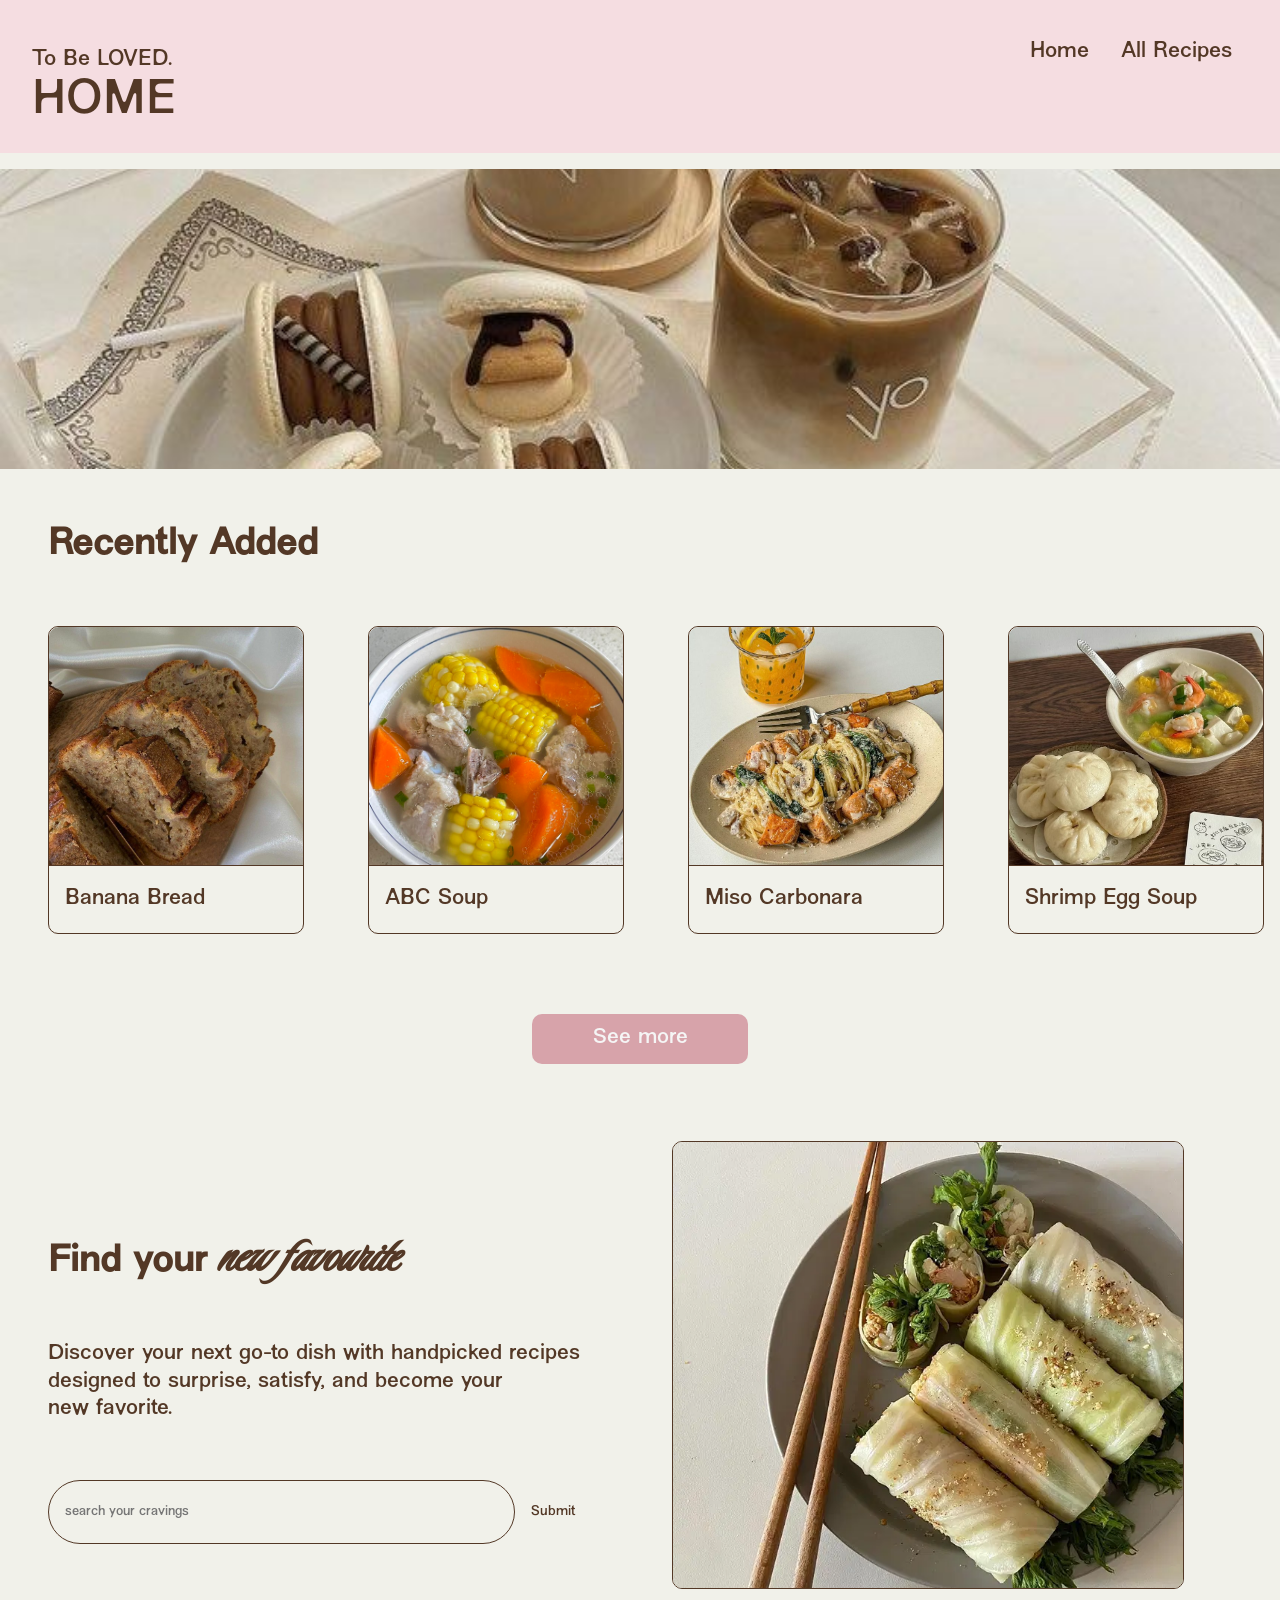
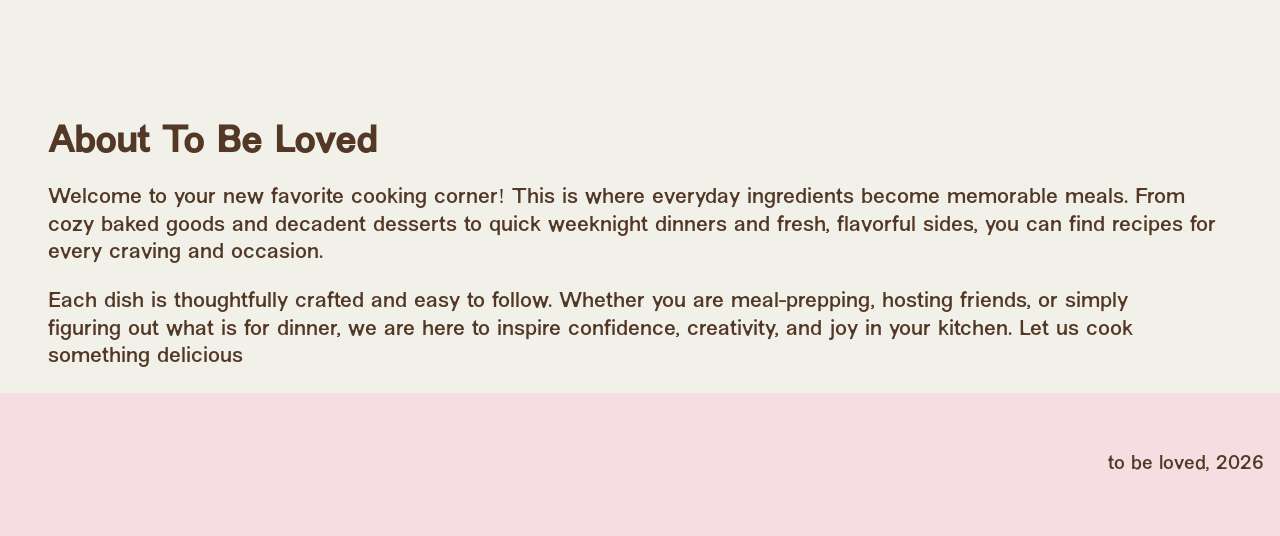
<file: index.html>
<!DOCTYPE html>
<html lang="en">
    <head>
        <title>home ♡</title>
        <meta name="viewport" content="width=device-width, initial-scale=1.0">
        <link rel="preconnect" href="https://fonts.googleapis.com">
        <link rel="preconnect" href="https://fonts.gstatic.com" crossorigin>
        <link href="https://fonts.googleapis.com/css2?family=Luxurious+Script&display=swap" rel="stylesheet">
        <link rel="stylesheet" href="style.css">
    </head>

    <body>
        <header>
            <div class="header">
                <nav>
                    <div class="logo">
                        <p class="sitename">To Be LOVED.</p>
                        <h1 class="title-text">HOME</h1>
                    </div>
            
                        <input id="btnmenu" type="checkbox" hidden>
                        <label for="btnmenu">
                            <svg class="hamburger" width="49" height="23" viewBox="0 0 49 23" fill="none" xmlns="http://www.w3.org/2000/svg">
                                <line y1="0.5" x2="49" y2="0.5" stroke="black"/>
                                <line y1="11.5" x2="49" y2="11.5" stroke="black"/>
                                <line y1="22.5" x2="49" y2="22.5" stroke="black"/>
                            </svg>
                                
                            <svg class="X" width="37" height="36" viewBox="0 0 37 36" fill="none" xmlns="http://www.w3.org/2000/svg">
                                <line x1="0.353539" y1="35.0018" x2="35.0018" y2="0.353562" stroke="black"/>
                                <line x1="1.06065" y1="0.3536" x2="35.7089" y2="35.0018" stroke="black"/>
                            </svg>
                        </label>

                    <ul>
                        <li><a href="index.html">Home</a></li>
                        <li><a href="all-recipes.html">All Recipes</a></li>
                    </ul>
                </nav>
            </div>
        </header>

        <section>
            <div class="header-image">
                <img src="assests/home-header.jpg" alt="a banner image of food items">
            </div>
        </section>

        <main>
            <h2 id="home-heading" class="heading-text">Recently Added</h2>
            
            <div class="recipe-wrapper">
                <a href="banana-bread.html">
                    <div class="recipe-card">
                        <div class="recipe-image">
                            <img src="assests/banana-bread.jpg" alt="a picture of banana bread">
                        </div>
                        <div class="line"></div>
                        <p class="recipe-display-name">Banana Bread</p>
                    </div>
                </a>
                
                <a href="abc-soup.html">
                    <div class="recipe-card">
                        <div class="recipe-image">
                            <img src="assests/abc-soup.jpg" alt="a picture of abc soup">
                        </div>
                        <div class="line"></div>
                        <p class="recipe-display-name">ABC Soup</p>
                    </div>
                </a>    

                <a href="miso-carbonara.html">
                    <div class="recipe-card">
                        <div class="recipe-image">
                            <img src="assests/miso-carbonara.jpg" alt="a picture of miso Carbonara">
                        </div>
                        <div class="line"></div>
                        <p class="recipe-display-name">Miso Carbonara</p>
                    </div>
                </a>
                
                <a href="shrimp-egg-soup.html">
                    <div class="recipe-card">
                        <div class="recipe-image">
                            <img src="assests/shrimp-egg-soup.jpg" alt="a picture of shrimp egg soup">
                        </div>
                        <div class="line"></div>
                        <p class="recipe-display-name">Shrimp Egg Soup</p>
                    </div>
                </a>
            </div>

            <a href="all-recipes.html" class="button">
                <p>See more</p>
            </a> 
        </main>

        <aside>
            <div id="home-search">
                <h2 class="heading-text">Find your <span class="special-title">new favourite</span></h2>
                <p id="desktop-desc">Discover your next go-to dish with handpicked recipes designed to surprise, satisfy, and become your new favorite.</p>
                <div class="search-bar">
                    <form id="form">
                        <input type="search" id="text" placeholder="search your cravings">
                        <button id="submit" type="submit">Submit</button>
                    </form>
                </div>
                <div class="desktop-img-wrapper">
                    <img src="assests/desktop-img-home.webp" alt="a picture of cabbage spring rolls">
                </div>
            </div>

            <div>
                <h2 class="heading-text">About To Be Loved</h2>
                <p>
                    Welcome to your new favorite cooking corner! This is where everyday ingredients become memorable meals. From cozy baked goods and decadent desserts to quick weeknight dinners and fresh, flavorful sides, you can find recipes for every craving and occasion.
                </p>
                <p>
                    Each dish is thoughtfully crafted and easy to follow.
                    Whether you are meal-prepping, hosting friends, or simply figuring out what is for dinner, we are here to inspire confidence, creativity, and joy in your kitchen. Let us cook something delicious
                </p>
            </div>
        </aside>

        <script src="app.js"></script>

        <footer>
            <div class="footer">
                <p>to be loved, 2026</p>
            </div>
        </footer>
    </body>
</html>
</file>
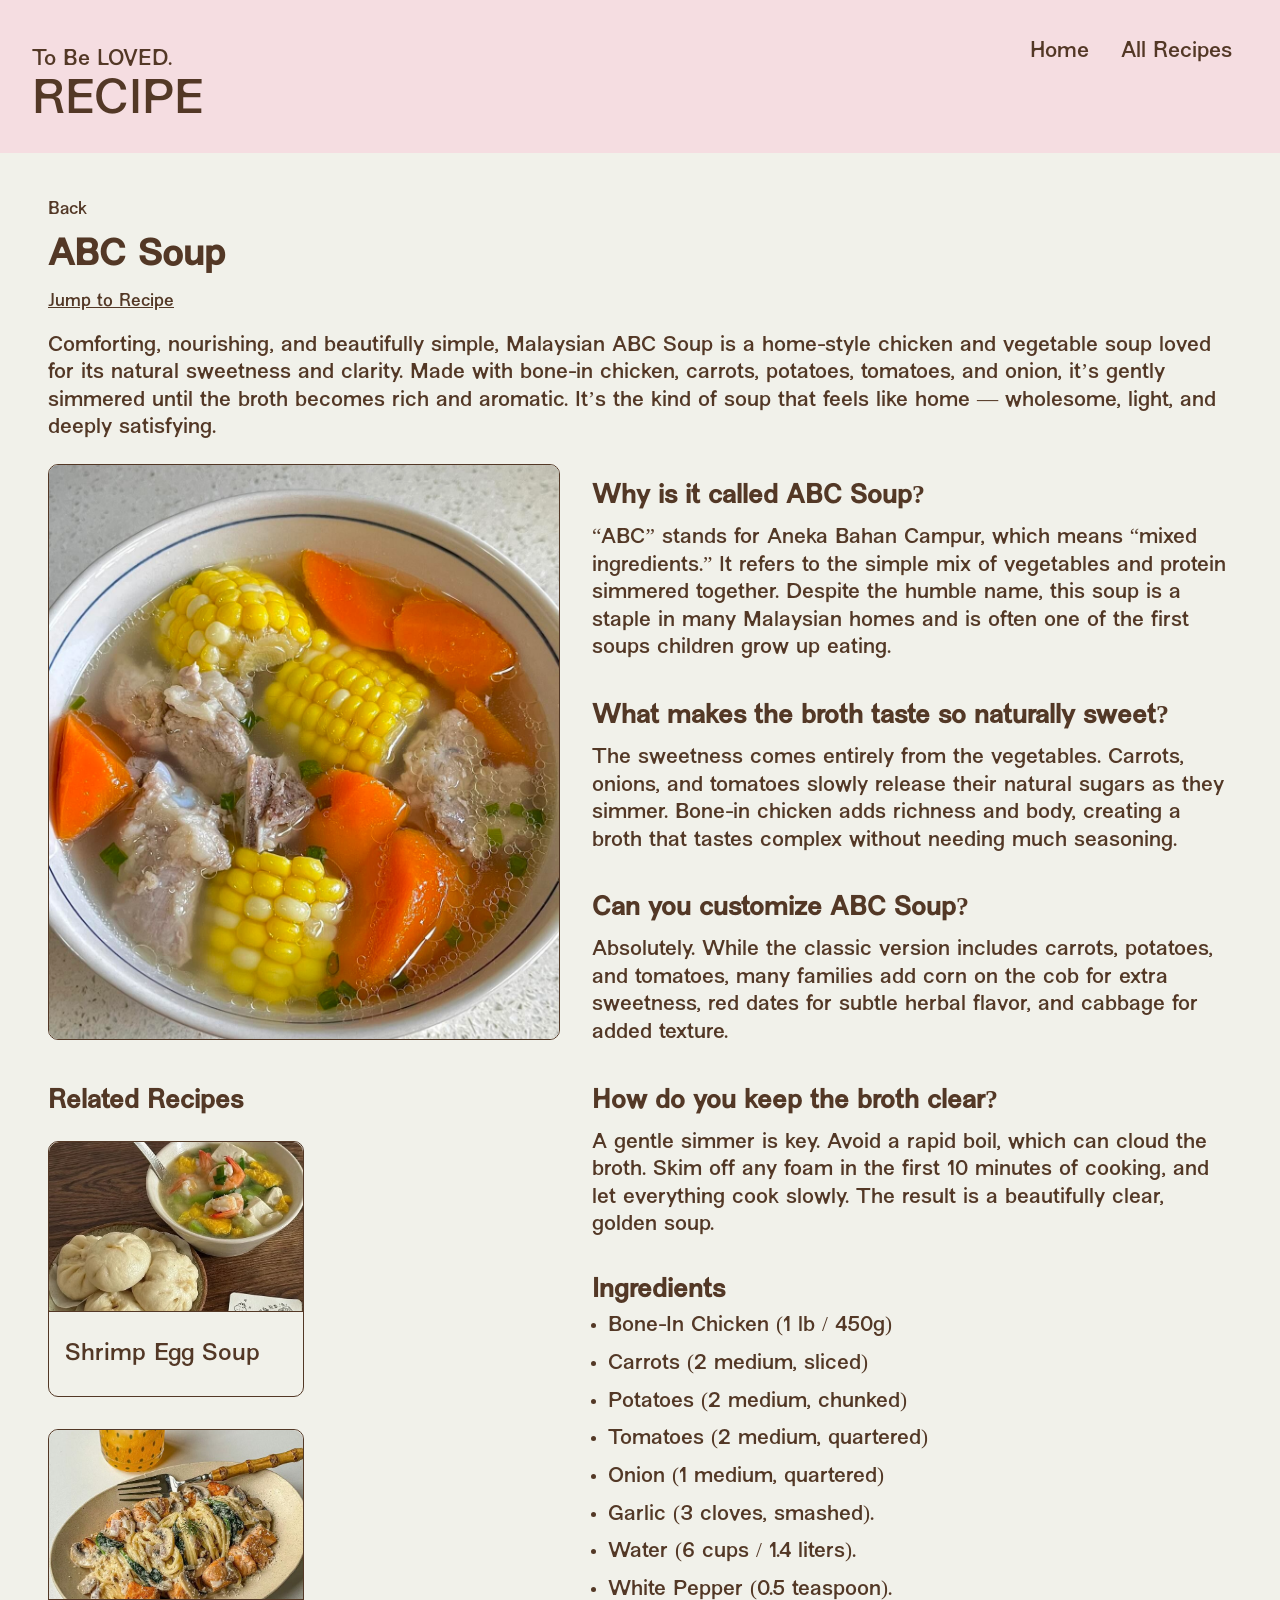
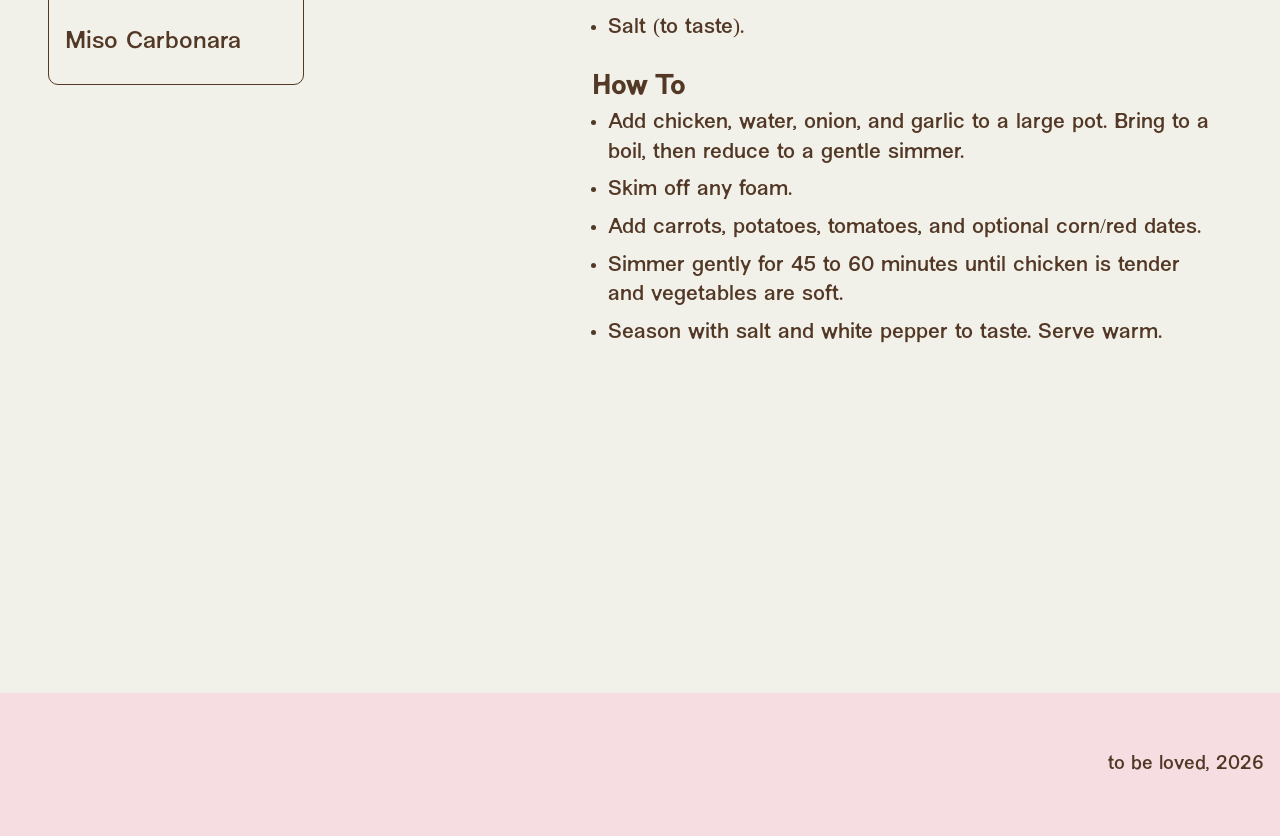
<file: abc-soup.html>
<!DOCTYPE html>
<html lang="en">
    <head>
        <title>ABC Soup ♡</title>
        <meta name="viewport" content="width=device-width, initial-scale=1.0">
        <link rel="preconnect" href="https://fonts.googleapis.com">
        <link rel="preconnect" href="https://fonts.gstatic.com" crossorigin>
        <link href="https://fonts.googleapis.com/css2?family=Luxurious+Script&display=swap" rel="stylesheet">
        <link rel="stylesheet" href="style.css">
    </head>

    <body>
        <header>
            <div class="header">
                <nav>
                    <div class="logo">
                        <p class="sitename">To Be LOVED.</p>
                        <h1 class="title-text">RECIPE</h1>
                    </div>
            
                        <input id="btnmenu" type="checkbox" hidden>
                        <label for="btnmenu">
                            <svg class="hamburger" width="49" height="23" viewBox="0 0 49 23" fill="none" xmlns="http://www.w3.org/2000/svg">
                                <line y1="0.5" x2="49" y2="0.5" stroke="black"/>
                                <line y1="11.5" x2="49" y2="11.5" stroke="black"/>
                                <line y1="22.5" x2="49" y2="22.5" stroke="black"/>
                            </svg>
                                
                            <svg class="X" width="37" height="36" viewBox="0 0 37 36" fill="none" xmlns="http://www.w3.org/2000/svg">
                                <line x1="0.353539" y1="35.0018" x2="35.0018" y2="0.353562" stroke="black"/>
                                <line x1="1.06065" y1="0.3536" x2="35.7089" y2="35.0018" stroke="black"/>
                            </svg>
                        </label>

                    <ul>
                        <li><a href="index.html">Home</a></li>
                        <li><a href="all-recipes.html">All Recipes</a></li>
                    </ul>
                </nav>
            </div>
        </header>

        <main>
            <a href="all-recipes.html" class="back">
                 Back
            </a>

            <h2 class="heading-text">ABC Soup</h2>
            <a class="to-recipe" href="#ingredients">
                Jump to Recipe
            </a>
            <p class="all-recipes-desc">
                Comforting, nourishing, and beautifully simple, Malaysian ABC Soup is a home-style chicken and vegetable soup loved for its natural sweetness and clarity. Made with bone-in chicken, carrots, potatoes, tomatoes, and onion, it’s gently simmered until the broth becomes rich and aromatic. It’s the kind of soup that feels like home — wholesome, light, and deeply satisfying.
            </p>

            <section id="info">
                <div class="recipe-holder">
                    <div id="right-col">
                        <div id="individual-recipe-img">
                            <img src="assests/abc-soup.jpg" alt="an image of abc soup">
                        </div>

                        <section id="extra-recipes">
                            <h3 id="related-recipes">Related Recipes</h3>
                            <div id="recipe-stack">
                                <a href="shrimp-egg-soup.html">
                                    <div class="recipe-cards">
                                        <div class="recipe-image">
                                            <img src="assests/shrimp-egg-soup.jpg" alt="a picture of shrimp egg soup">
                                        </div>
                                        <div class="line"></div>
                                        <p class="recipe-name">Shrimp Egg Soup</p>
                                    </div>
                                </a>
                
                                <a href="miso-carbonara.html">
                                    <div class="recipe-cards">
                                        <div class="recipe-image">
                                            <img src="assests/miso-carbonara.jpg" alt="a picture of miso Carbonara">
                                        </div>
                                        
                                        <div class="line"></div>
                                        <p class="recipe-name">Miso Carbonara</p>
                                    </div>
                                </a>
                            </div>
                        </section>
                    </div>
                    
                    <div id="p1">
                        <h3 class="q1">Why is it called ABC Soup?</h3>
                        <p class="p1">“ABC” stands for Aneka Bahan Campur, which means “mixed ingredients.” It refers to the simple mix of vegetables and protein simmered together. Despite the humble name, this soup is a staple in many Malaysian homes and is often one of the first soups children grow up eating.</p>
                    </div>
                    
                    <div id="p2">
                        <h3 class="q2">What makes the broth taste so naturally sweet?</h3>
                        <p class="p2">The sweetness comes entirely from the vegetables. Carrots, onions, and tomatoes slowly release their natural sugars as they simmer. Bone-in chicken adds richness and body, creating a broth that tastes complex without needing much seasoning.</p>
                    </div>

                    <div id="p3">
                    <h3 class="q3">Can you customize ABC Soup?</h3>
                    <p class="p3">Absolutely. While the classic version includes carrots, potatoes, and tomatoes, many families add corn on the cob for extra sweetness, red dates for subtle herbal flavor, and cabbage for added texture.</p>
                    </div>

                    <div id="p4">
                    <h3 class="q4">How do you keep the broth clear?</h3>
                    <p class="p4">A gentle simmer is key. Avoid a rapid boil, which can cloud the broth. Skim off any foam in the first 10 minutes of cooking, and let everything cook slowly. The result is a beautifully clear, golden soup.</p>
                    </div>
                    
                    <div id="ingredients">
                        <h3 class="ingredients-title">Ingredients</h3>

                        <ul>
                            <li>Bone-In Chicken (1 lb / 450g)</li>
                            <li>Carrots (2 medium, sliced)</li>
                            <li>Potatoes (2 medium, chunked)</li>
                            <li>Tomatoes (2 medium, quartered)</li>
                            <li>Onion (1 medium, quartered)</li>
                            <li>Garlic (3 cloves, smashed).</li>
                            <li>Water (6 cups / 1.4 liters).</li>
                            <li>White Pepper (0.5 teaspoon).</li>
                            <li>Salt (to taste).</li>
                        </ul>
                    </div>
                    
                    <div id="howto">
                        <h3 class="ingredients-title">How To</h3>
                        
                        <ul>
                            <li>Add chicken, water, onion, and garlic to a large pot. Bring to a boil, then reduce to a gentle simmer.</li>
                        <li>Skim off any foam.</li>
                        <li>Add carrots, potatoes, tomatoes, and optional corn/red dates.</li>
                        <li>Simmer gently for 45 to 60 minutes until chicken is tender and vegetables are soft.</li>
                        <li>Season with salt and white pepper to taste. Serve warm.</li>
                        </ul>
                    </div>
                </div>
            </section>
        </main>
        <footer>
            <div class="footer">
                <p>to be loved, 2026</p>
            </div>
        </footer>
    </body>
</html>
</file>
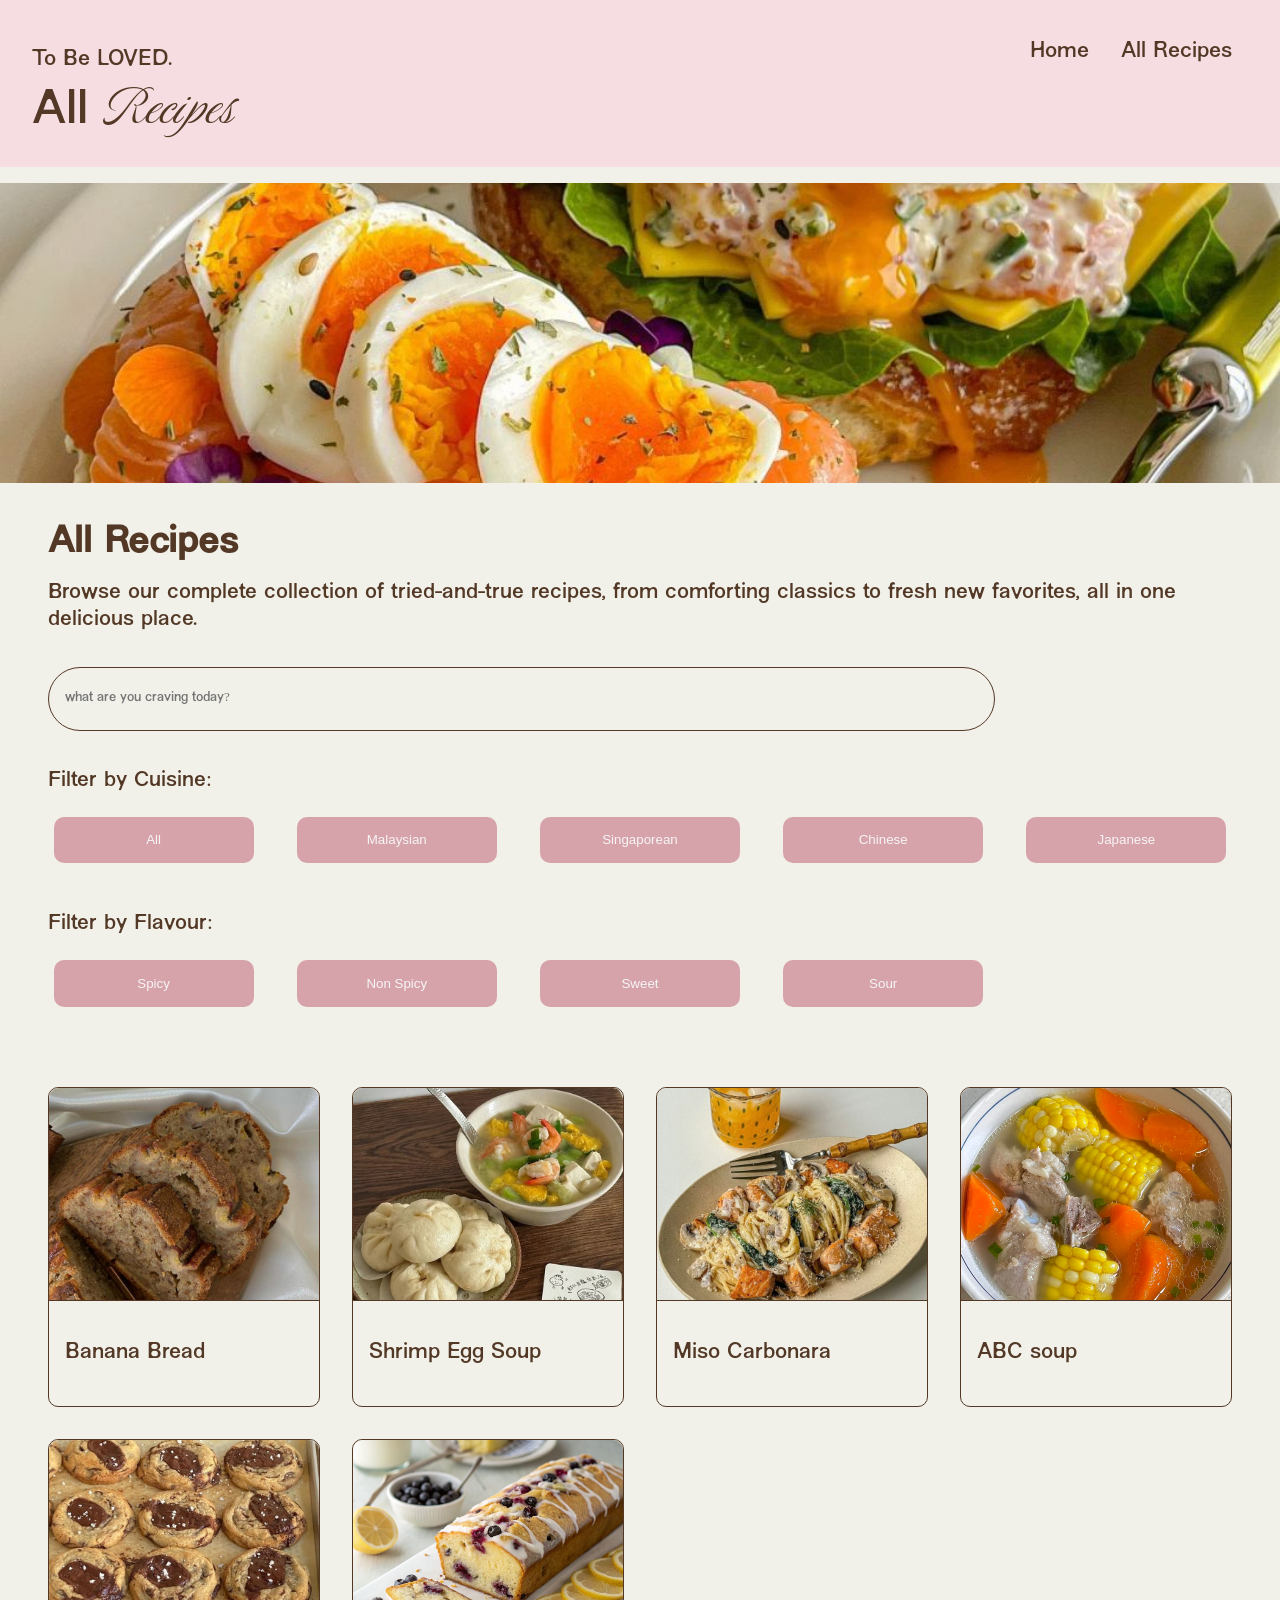
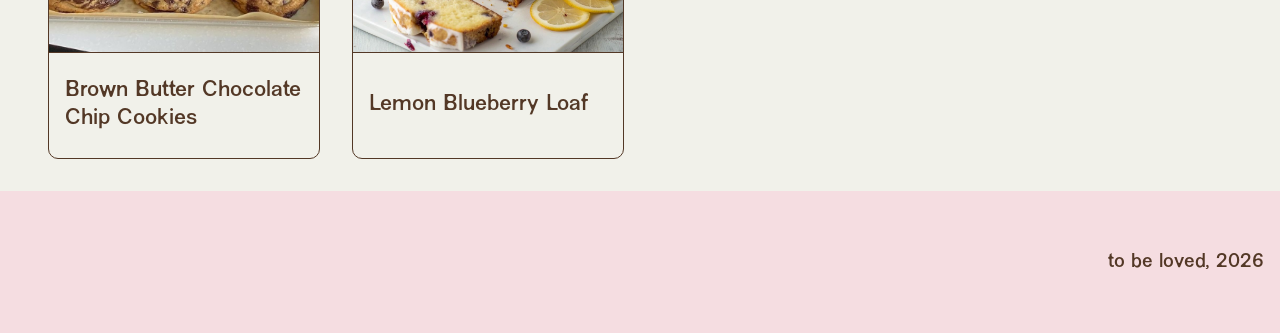
<file: all-recipes.html>
<!DOCTYPE html>
<html lang="en">
    <head>
        <title>all recipes ♡</title>
        <meta name="viewport" content="width=device-width, initial-scale=1.0">
        <link rel="preconnect" href="https://fonts.googleapis.com">
        <link rel="preconnect" href="https://fonts.gstatic.com" crossorigin>
        <link href="https://fonts.googleapis.com/css2?family=Luxurious+Script&display=swap" rel="stylesheet">
        <link rel="stylesheet" href="style.css">
    </head>

    <body>
        <header>
            <div class="header">
                <nav>
                    <div class="logo">
                        <p class="sitename">To Be LOVED.</p>
                        <h1 class="title-text">All <span class="special-title">Recipes</span></h1>
                    </div>
            
                        <input id="btnmenu" type="checkbox" hidden>
                        <label for="btnmenu">
                            <svg class="hamburger" width="49" height="23" viewBox="0 0 49 23" fill="none" xmlns="http://www.w3.org/2000/svg">
                                <line y1="0.5" x2="49" y2="0.5" stroke="black"/>
                                <line y1="11.5" x2="49" y2="11.5" stroke="black"/>
                                <line y1="22.5" x2="49" y2="22.5" stroke="black"/>
                            </svg>
                                
                            <svg class="X" width="37" height="36" viewBox="0 0 37 36" fill="none" xmlns="http://www.w3.org/2000/svg">
                                <line x1="0.353539" y1="35.0018" x2="35.0018" y2="0.353562" stroke="black"/>
                                <line x1="1.06065" y1="0.3536" x2="35.7089" y2="35.0018" stroke="black"/>
                            </svg>
                        </label>

                    <ul>
                        <li><a href="index.html">Home</a></li>
                        <li><a href="all-recipes.html">All Recipes</a></li>
                    </ul>
                </nav>
            </div>
        </header>

        <section>
            <div class="header-image">
                <picture>
                    <source media="(min-width: 1023px)" srcset="assests/sandwhich.jpg" />
                    <img src="assests/all-recipes-header.jpg" alt="all recipes header image"/>
                </picture>
            </div>
        </section>

        <aside>
            <h2 id="all-recipes-title" class="heading-text">All Recipes</h2>
            <p id="all-recipes-desc">Browse our complete collection of tried-and-true recipes, from comforting classics to fresh new favorites, all in one delicious place.</p>
            <div class="search-bar">
                <form id="input">
                    <input type="search" id="recipeSearch" placeholder="what are you craving today?">
                </form>
            </div>

            <p>Filter by Cuisine:</p>
            <div class="h-scroll">
                <button class="button" id="all">
                    All
                </button>

                <button class="button" id="malaysian">
                   Malaysian
                </button>

                <button class="button" id="singaporean">
                    Singaporean
                </button>

                <button class="button" id="chinese">
                    Chinese
                </button>

                <button class="button" id="japanese">
                    Japanese
                </button>
            </div>

            <p>Filter by Flavour:</p>
            <div class="h-scroll">
                <button class="button" id="spicy">
                    Spicy
                </button>

                <button class="button" id="nonspicy">
                    Non Spicy
                </button>

                <button class="button" id="sweet">
                    Sweet
                </button>

                <button class="button" id="sour">
                    Sour
                </button>
            </div>
        </aside>

        <main>
            <div class="recipe-stack">
                <a href="banana-bread.html">
                    <div class="recipe-card-large">
                        <div class="recipe-image">
                            <img src="assests/banana-bread.jpg" alt="a picture of banana bread">
                        </div>
                        <div class="line"></div>
                        <p class="recipe-display-name-large">Banana Bread</p>
                    </div>
                </a>
                
                <a href="shrimp-egg-soup.html">
                    <div class="recipe-card-large">
                        <div class="recipe-image">
                            <img src="assests/shrimp-egg-soup.jpg" alt="a picture of shrimp egg soup">
                        </div>
                        <div class="line"></div>
                        <p class="recipe-display-name-large">Shrimp Egg Soup</p>
                    </div>
                </a>

                <a href="miso-carbonara.html">
                    <div class="recipe-card-large">
                        <div class="recipe-image">
                            <img src="assests/miso-carbonara.jpg" alt="a picture of miso Carbonara">
                        </div>
                        
                        <div class="line"></div>
                        <p class="recipe-display-name-large">Miso Carbonara</p>
                    </div>
                </a>

                <a href="abc-soup.html">
                    <div class="recipe-card-large">
                        <div class="recipe-image">
                            <img src="assests/abc-soup.jpg" alt="a picture of abc soup">
                        </div>
                        <div class="line"></div>
                        <p class="recipe-display-name-large">ABC soup</p>
                    </div>
                </a>

                <a href="chocolate-chip-cookies.html">
                    <div class="recipe-card-large">
                        <div class="recipe-image">
                            <img src="assests/brown-butter-choco.jpg" alt="a picture of chocolate chip cookies">
                        </div>
                        <div class="line"></div>
                        <p class="recipe-display-name-large">Brown Butter Chocolate Chip Cookies</p>
                    </div>
                </a>

                <a href="lemon-blueberry-loaf.html">
                    <div class="recipe-card-large">
                        <div class="recipe-image">
                            <img src="assests/lemon-blueberry.jpg" alt="a picture of lemon blueberry loaf">
                        </div>
                        <div class="line"></div>
                        <p class="recipe-display-name-large">Lemon Blueberry Loaf</p>
                    </div>
                </a>
            </div>
        </main>

        <footer>
            <div class="footer">
                <p>to be loved, 2026</p>
            </div>
        </footer>

        <script src="app.js"></script>
    </body>
</html>
</file>
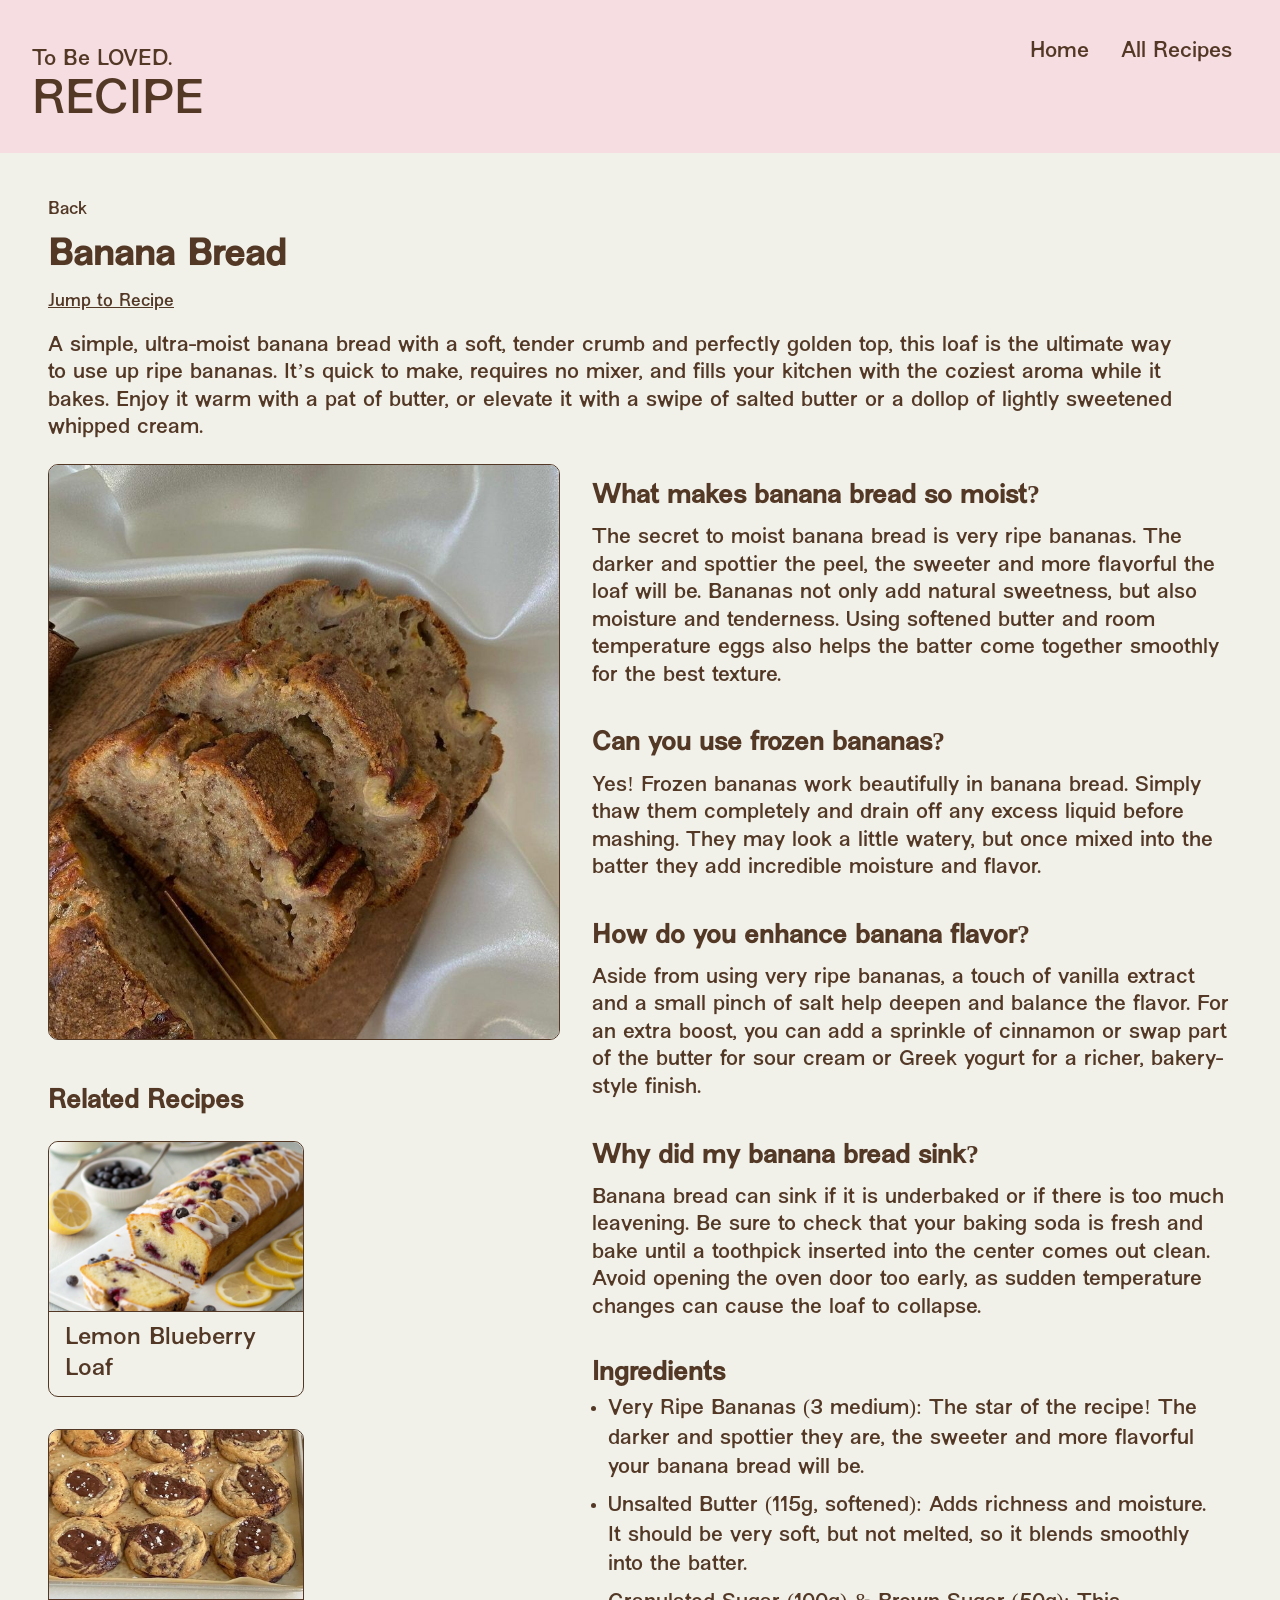
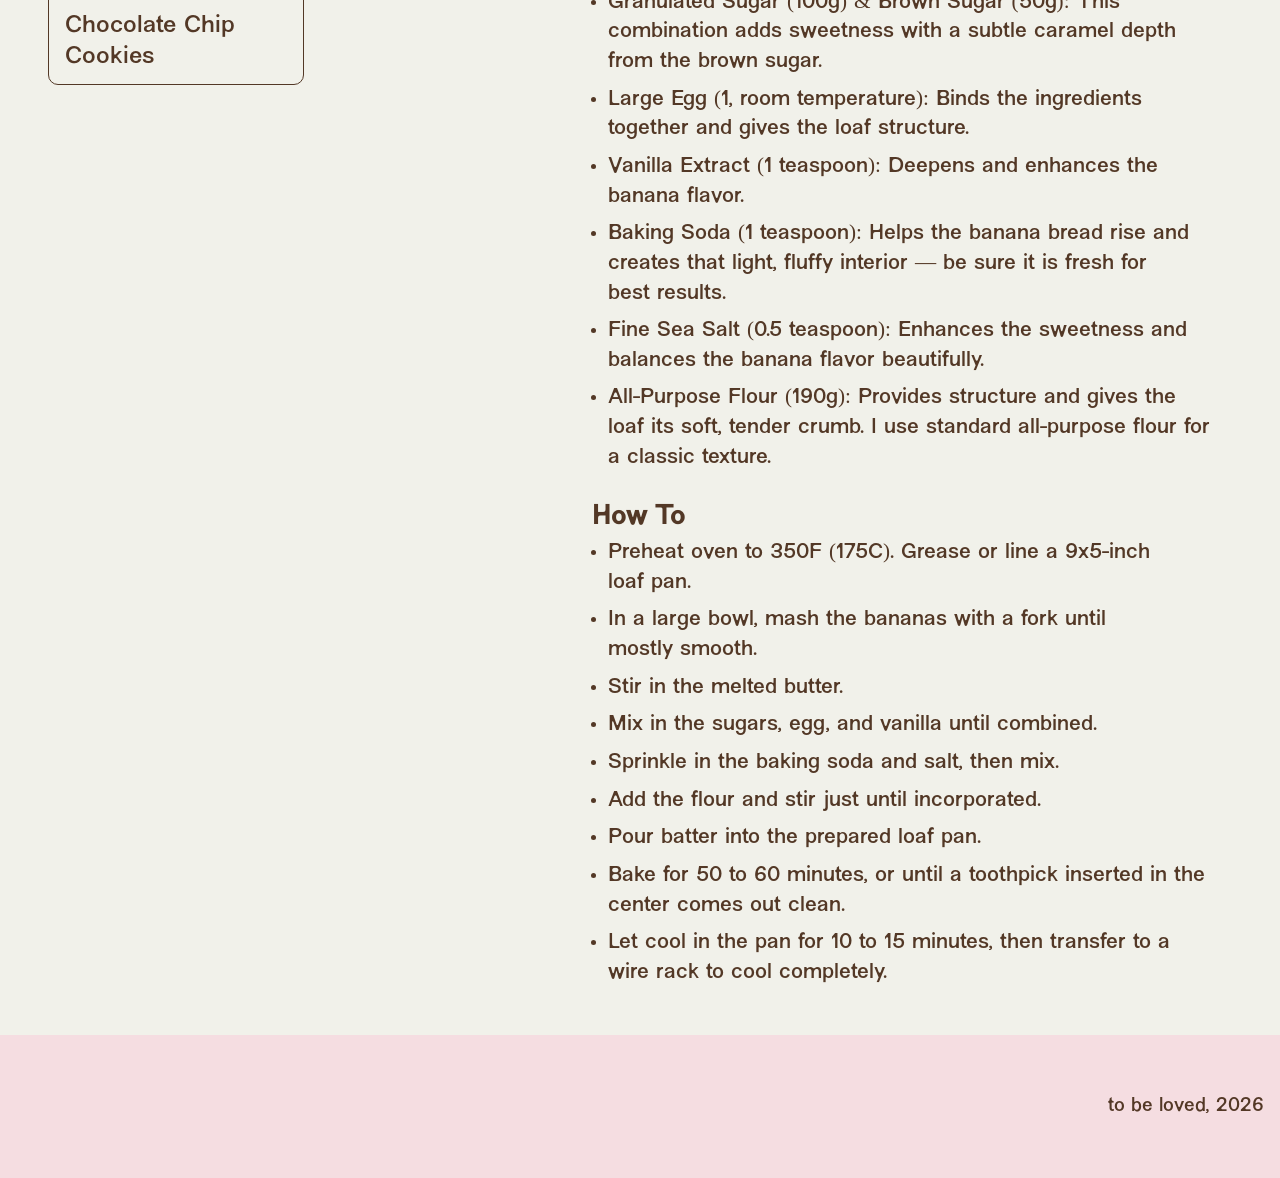
<file: banana-bread.html>
<!DOCTYPE html>
<html lang="en">
    <head>
        <title>banana bread ♡</title>
        <meta name="viewport" content="width=device-width, initial-scale=1.0">
        <link rel="preconnect" href="https://fonts.googleapis.com">
        <link rel="preconnect" href="https://fonts.gstatic.com" crossorigin>
        <link href="https://fonts.googleapis.com/css2?family=Luxurious+Script&display=swap" rel="stylesheet">
        <link rel="stylesheet" href="style.css">
    </head>

    <body>
        <header>
            <div class="header">
                <nav>
                    <div class="logo">
                        <p class="sitename">To Be LOVED.</p>
                        <h1 class="title-text">RECIPE</h1>
                    </div>
            
                        <input id="btnmenu" type="checkbox" hidden>
                        <label for="btnmenu">
                            <svg class="hamburger" width="49" height="23" viewBox="0 0 49 23" fill="none" xmlns="http://www.w3.org/2000/svg">
                                <line y1="0.5" x2="49" y2="0.5" stroke="black"/>
                                <line y1="11.5" x2="49" y2="11.5" stroke="black"/>
                                <line y1="22.5" x2="49" y2="22.5" stroke="black"/>
                            </svg>
                                
                            <svg class="X" width="37" height="36" viewBox="0 0 37 36" fill="none" xmlns="http://www.w3.org/2000/svg">
                                <line x1="0.353539" y1="35.0018" x2="35.0018" y2="0.353562" stroke="black"/>
                                <line x1="1.06065" y1="0.3536" x2="35.7089" y2="35.0018" stroke="black"/>
                            </svg>
                        </label>

                    <ul>
                        <li><a href="index.html">Home</a></li>
                        <li><a href="all-recipes.html">All Recipes</a></li>
                    </ul>
                </nav>
            </div>
        </header>

        <main>
            <a href="all-recipes.html" class="back">
                Back
           </a>

            <h2 class="heading-text">Banana Bread</h2>
            <a class="to-recipe" href="#ingredients">
                Jump to Recipe
            </a>
            <p class="all-recipes-desc">
                A simple, ultra-moist banana bread with a soft, tender crumb and perfectly golden top, this loaf is the ultimate way to use up ripe bananas. It’s quick to make, requires no mixer, and fills your kitchen with the coziest aroma while it bakes. Enjoy it warm with a pat of butter, or elevate it with a swipe of salted butter or a dollop of lightly sweetened whipped cream.
            </p>

            <section id="info">
                <div class="recipe-holder">
                    <div id="right-col">
                        <div id="individual-recipe-img">
                            <img src="assests/banana-bread.jpg" alt="an image of banana bread">
                        </div>
    
                        <section id="extra-recipes">
                            <h3 id="related-recipes">Related Recipes</h3>
                            <div id="recipe-stack">
                                <a href="lemon-blueberry-loaf.html">
                                    <div class="recipe-cards">
                                        <div class="recipe-image">
                                            <img src="assests/lemon-blueberry.jpg" alt="a picture of lemon-blueberry-loaf">
                                        </div>
                                        <div class="line"></div>
                                        <p class="recipe-name">Lemon Blueberry Loaf</p>
                                    </div>
                                </a>
                
                                <a href="chocolate-chip-cookies.html">
                                    <div class="recipe-cards">
                                        <div class="recipe-image">
                                            <img src="assests/brown-butter-choco.jpg" alt="a picture of chocolate-chip-cookies">
                                        </div>
                                        <div class="line"></div>
                                        <p class="recipe-name">Chocolate Chip Cookies</p>
                                    </div>
                                </a>
                            </div>
                        </section>
                    </div>
                    
                    
                    <div id="p1">
                        <h3 class="q1">What makes banana bread so moist?</h3>
                        <p class="p1">The secret to moist banana bread is very ripe bananas. The darker and spottier the peel, the sweeter and more flavorful the loaf will be. Bananas not only add natural sweetness, but also moisture and tenderness. Using softened butter and room temperature eggs also helps the batter come together smoothly for the best texture.</p>
                    </div>
                    
                    <div id="p2">
                        <h3 class="q2">Can you use frozen bananas?</h3>
                        <p class="p2">Yes! Frozen bananas work beautifully in banana bread. Simply thaw them completely and drain off any excess liquid before mashing. They may look a little watery, but once mixed into the batter they add incredible moisture and flavor.</p>
                    </div>

                    <div id="p3">
                    <h3 class="q3">How do you enhance banana flavor?</h3>
                    <p class="p3">Aside from using very ripe bananas, a touch of vanilla extract and a small pinch of salt help deepen and balance the flavor. For an extra boost, you can add a sprinkle of cinnamon or swap part of the butter for sour cream or Greek yogurt for a richer, bakery-style finish.</p>
                    </div>

                    <div id="p4">
                    <h3 class="q4">Why did my banana bread sink?</h3>
                    <p class="p4">Banana bread can sink if it is underbaked or if there is too much leavening. Be sure to check that your baking soda is fresh and bake until a toothpick inserted into the center comes out clean. Avoid opening the oven door too early, as sudden temperature changes can cause the loaf to collapse.</p>
                    </div>
                    
                    <div id="ingredients">
                        <h3 class="ingredients-title">Ingredients</h3>

                        <ul>
                            <li>Very Ripe Bananas (3 medium): The star of the recipe! The darker and spottier they are, the sweeter and more flavorful your banana bread will be.</li>
                            <li>Unsalted Butter (115g, softened): Adds richness and moisture. It should be very soft, but not melted, so it blends smoothly into the batter.</li>
                            <li>Granulated Sugar (100g) & Brown Sugar (50g): This combination adds sweetness with a subtle caramel depth from the brown sugar.</li>
                            <li>Large Egg (1, room temperature): Binds the ingredients together and gives the loaf structure.</li>
                            <li>Vanilla Extract (1 teaspoon): Deepens and enhances the banana flavor.</li>
                            <li>Baking Soda (1 teaspoon): Helps the banana bread rise and creates that light, fluffy interior — be sure it is fresh for best results.</li>
                            <li>Fine Sea Salt (0.5 teaspoon): Enhances the sweetness and balances the banana flavor beautifully.</li>
                            <li>All-Purpose Flour (190g): Provides structure and gives the loaf its soft, tender crumb. I use standard all-purpose flour for a classic texture.</li>
                        </ul>
                    </div>
                    
                    <div id="howto">
                        <h3 class="ingredients-title">How To</h3>
                        
                        <ul>
                            <li>Preheat oven to 350F (175C). Grease or line a 9x5-inch loaf pan.</li>
                            <li>In a large bowl, mash the bananas with a fork until mostly smooth.</li>
                            <li>Stir in the melted butter.</li>
                            <li>Mix in the sugars, egg, and vanilla until combined.</li>
                            <li>Sprinkle in the baking soda and salt, then mix.</li>
                            <li>Add the flour and stir just until incorporated.</li>
                            <li>Pour batter into the prepared loaf pan.</li>
                            <li>Bake for 50 to 60 minutes, or until a toothpick inserted in the center comes out clean.</li>
                            <li>Let cool in the pan for 10 to 15 minutes, then transfer to a wire rack to cool completely.</li>
                        </ul>
                    </div>
                </div>
            </section>
        </main>
        <footer>
            <div class="footer">
                <p>to be loved, 2026</p>
            </div>
        </footer>
    </body>
</html>
</file>
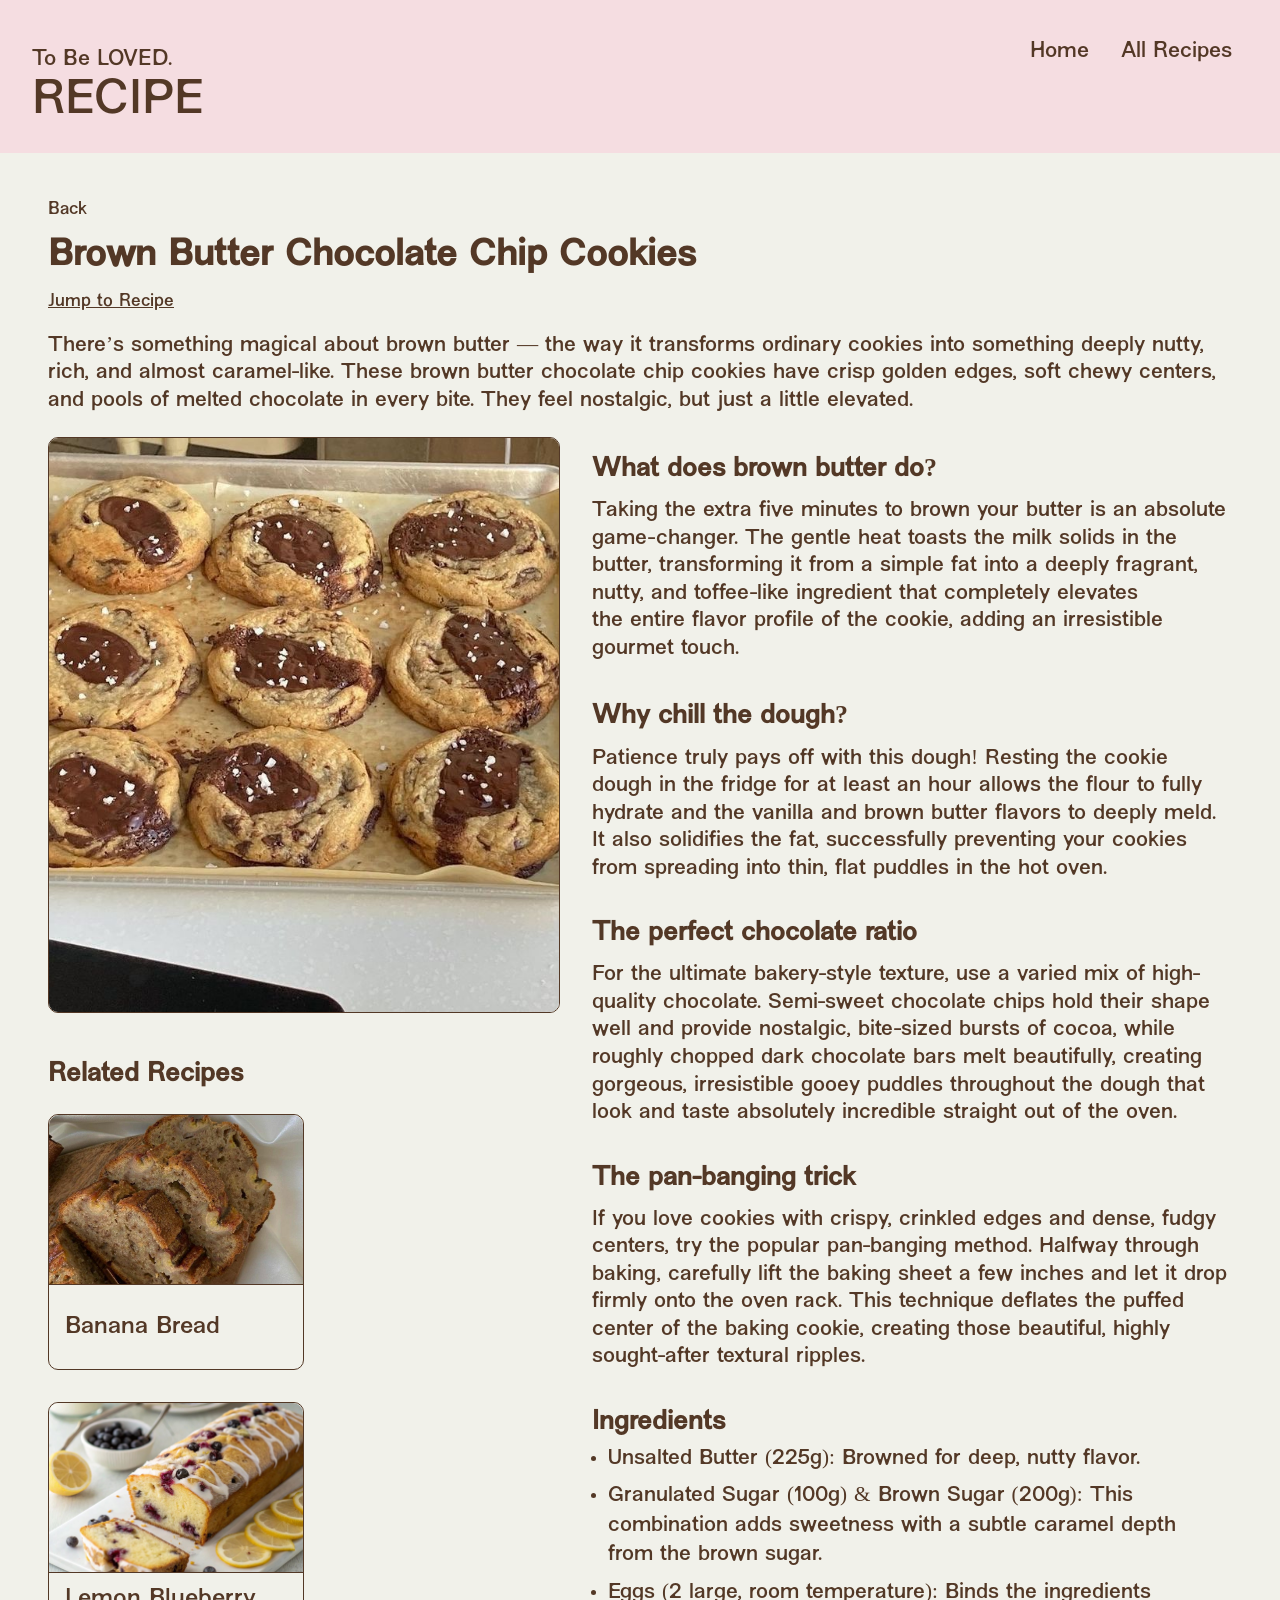
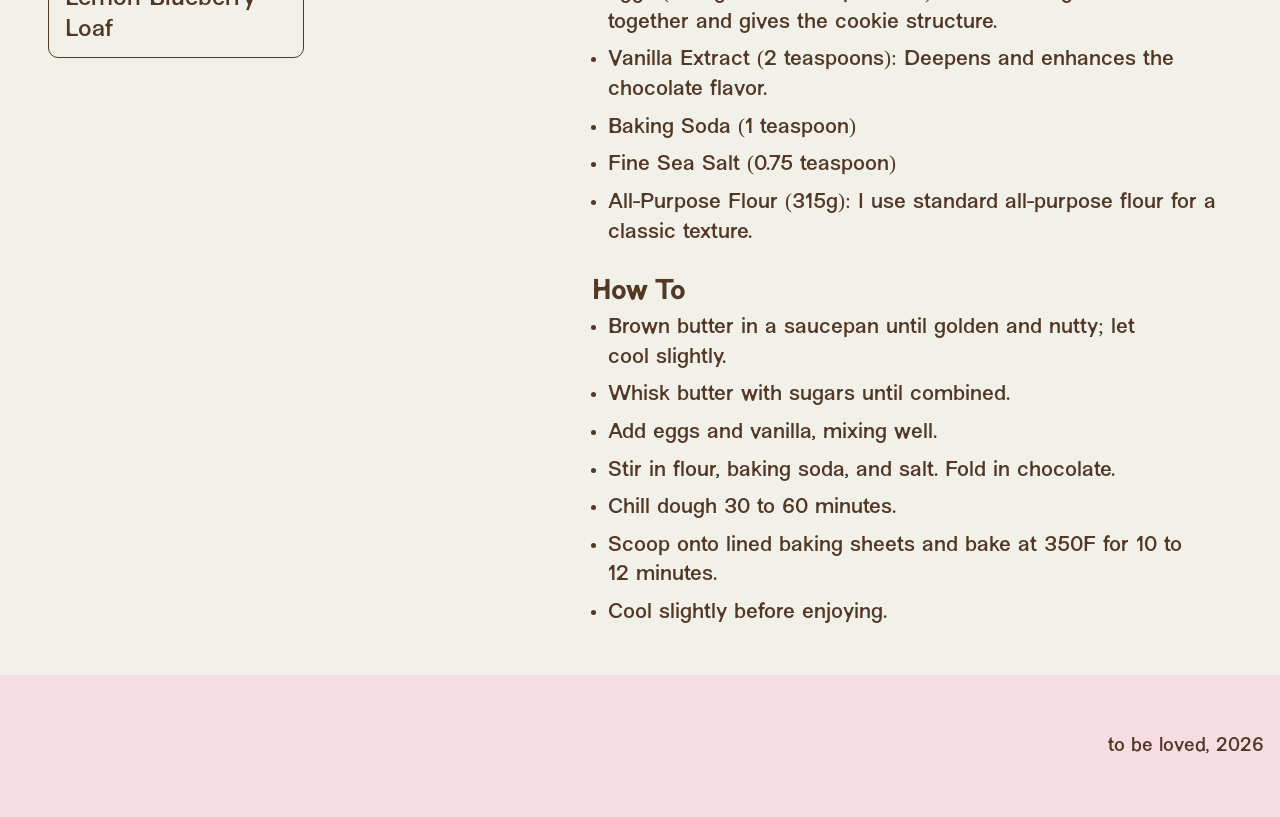
<file: chocolate-chip-cookies.html>
<!DOCTYPE html>
<html lang="en">
    <head>
        <title>Brown Butter Chocolate Chip Cookies ♡</title>
        <meta name="viewport" content="width=device-width, initial-scale=1.0">
        <link rel="preconnect" href="https://fonts.googleapis.com">
        <link rel="preconnect" href="https://fonts.gstatic.com" crossorigin>
        <link href="https://fonts.googleapis.com/css2?family=Luxurious+Script&display=swap" rel="stylesheet">
        <link rel="stylesheet" href="style.css">
    </head>

    <body>
        <header>
            <div class="header">
                <nav>
                    <div class="logo">
                        <p class="sitename">To Be LOVED.</p>
                        <h1 class="title-text">RECIPE</h1>
                    </div>
            
                        <input id="btnmenu" type="checkbox" hidden>
                        <label for="btnmenu">
                            <svg class="hamburger" width="49" height="23" viewBox="0 0 49 23" fill="none" xmlns="http://www.w3.org/2000/svg">
                                <line y1="0.5" x2="49" y2="0.5" stroke="black"/>
                                <line y1="11.5" x2="49" y2="11.5" stroke="black"/>
                                <line y1="22.5" x2="49" y2="22.5" stroke="black"/>
                            </svg>
                                
                            <svg class="X" width="37" height="36" viewBox="0 0 37 36" fill="none" xmlns="http://www.w3.org/2000/svg">
                                <line x1="0.353539" y1="35.0018" x2="35.0018" y2="0.353562" stroke="black"/>
                                <line x1="1.06065" y1="0.3536" x2="35.7089" y2="35.0018" stroke="black"/>
                            </svg>
                        </label>

                    <ul>
                        <li><a href="index.html">Home</a></li>
                        <li><a href="all-recipes.html">All Recipes</a></li>
                    </ul>
                </nav>
            </div>
        </header>

        <main>
            <a class="back" href="all-recipes.html">
                Back
            </a>

            <h2 class="heading-text">Brown Butter Chocolate Chip Cookies</h2>
            <a class="to-recipe" href="#ingredients">
               Jump to Recipe
            </a>
            <p class="all-recipes-desc">
                There’s something magical about brown butter — the way it transforms ordinary cookies into something deeply nutty, rich, and almost caramel-like. These brown butter chocolate chip cookies have crisp golden edges, soft chewy centers, and pools of melted chocolate in every bite. They feel nostalgic, but just a little elevated.
            </p>

            <section id="info">
                <div class="recipe-holder">
                    <div id="right-col">
                        <div id="individual-recipe-img">
                            <img src="assests/brown-butter-choco.jpg" alt="an image of chocolate-chip-cookies">
                        </div>

                        <section id="extra-recipes">
                            <h3 id="related-recipes">Related Recipes</h3>
                            <div id="recipe-stack">
                                <a href="banana-bread.html">
                                    <div class="recipe-cards">
                                        <div class="recipe-image">
                                            <img src="assests/banana-bread.jpg" alt="a picture of banana bread">
                                        </div>
                                        <div class="line"></div>
                                        <p class="recipe-name">Banana Bread</p>
                                    </div>
                                </a>
                                
                                <a href="lemon-blueberry-loaf.html">
                                    <div class="recipe-cards">
                                        <div class="recipe-image">
                                            <img src="assests/lemon-blueberry.jpg" alt="a picture of lemon-blueberry-loaf">
                                        </div>
                                        <div class="line"></div>
                                        <p class="recipe-name">Lemon Blueberry Loaf</p>
                                    </div>
                                </a>
                            </div>
                        </section>
                    </div>
                    
                    <div id="p1">
                        <h3>What does brown butter do?</h3>
                        <p>Taking the extra five minutes to brown your butter is an absolute game-changer. The gentle heat toasts the milk solids in the butter, transforming it from a simple fat into a deeply fragrant, nutty, and toffee-like ingredient that completely elevates the entire flavor profile of the cookie, adding an irresistible gourmet touch.</p>
                    </div>
                    
                    <div id="p2">
                        <h3>Why chill the dough?</h3>
                        <p>Patience truly pays off with this dough! Resting the cookie dough in the fridge for at least an hour allows the flour to fully hydrate and the vanilla and brown butter flavors to deeply meld. It also solidifies the fat, successfully preventing your cookies from spreading into thin, flat puddles in the hot oven.</p>
                    </div>

                    <div id="p3">
                        <h3>The perfect chocolate ratio</h3>
                        <p>For the ultimate bakery-style texture, use a varied mix of high-quality chocolate. Semi-sweet chocolate chips hold their shape well and provide nostalgic, bite-sized bursts of cocoa, while roughly chopped dark chocolate bars melt beautifully, creating gorgeous, irresistible gooey puddles throughout the dough that look and taste absolutely incredible straight out of the oven.</p>
                    </div>

                    <div id="p4">
                        <h3>The pan-banging trick</h3>
                        <p>If you love cookies with crispy, crinkled edges and dense, fudgy centers, try the popular pan-banging method. Halfway through baking, carefully lift the baking sheet a few inches and let it drop firmly onto the oven rack. This technique deflates the puffed center of the baking cookie, creating those beautiful, highly sought-after textural ripples.</p>
                    </div>
                    
                    <div id="ingredients">
                        <h3 class="ingredients-title">Ingredients</h3>

                        <ul>
                            <li>Unsalted Butter (225g): Browned for deep, nutty flavor.</li>
                            <li>Granulated Sugar (100g) & Brown Sugar (200g): This combination adds sweetness with a subtle caramel depth from the brown sugar.</li>
                            <li>Eggs (2 large, room temperature): Binds the ingredients together and gives the cookie structure.</li>
                            <li>Vanilla Extract (2 teaspoons): Deepens and enhances the chocolate flavor.</li>
                            <li>Baking Soda (1 teaspoon)</li>
                            <li>Fine Sea Salt (0.75 teaspoon)</li>
                            <li>All-Purpose Flour (315g): I use standard all-purpose flour for a classic texture.</li>
                        </ul>
                    </div>
                    
                    <div id="howto">
                        <h3 class="ingredients-title">How To</h3>
                        
                        <ul>
                            <li>Brown butter in a saucepan until golden and nutty; let cool slightly.</li>
                            <li>Whisk butter with sugars until combined.</li>
                            <li>Add eggs and vanilla, mixing well.</li>
                            <li>Stir in flour, baking soda, and salt. Fold in chocolate.</li>
                            <li>Chill dough 30 to 60 minutes.</li>
                            <li>Scoop onto lined baking sheets and bake at 350F for 10 to 12 minutes.</li>
                            <li>Cool slightly before enjoying.</li>
                        </ul>
                    </div>
                </div>
            </section>
        </main>
        <footer>
            <div class="footer">
                <p>to be loved, 2026</p>
            </div>
        </footer>
    </body>
</html>
</file>
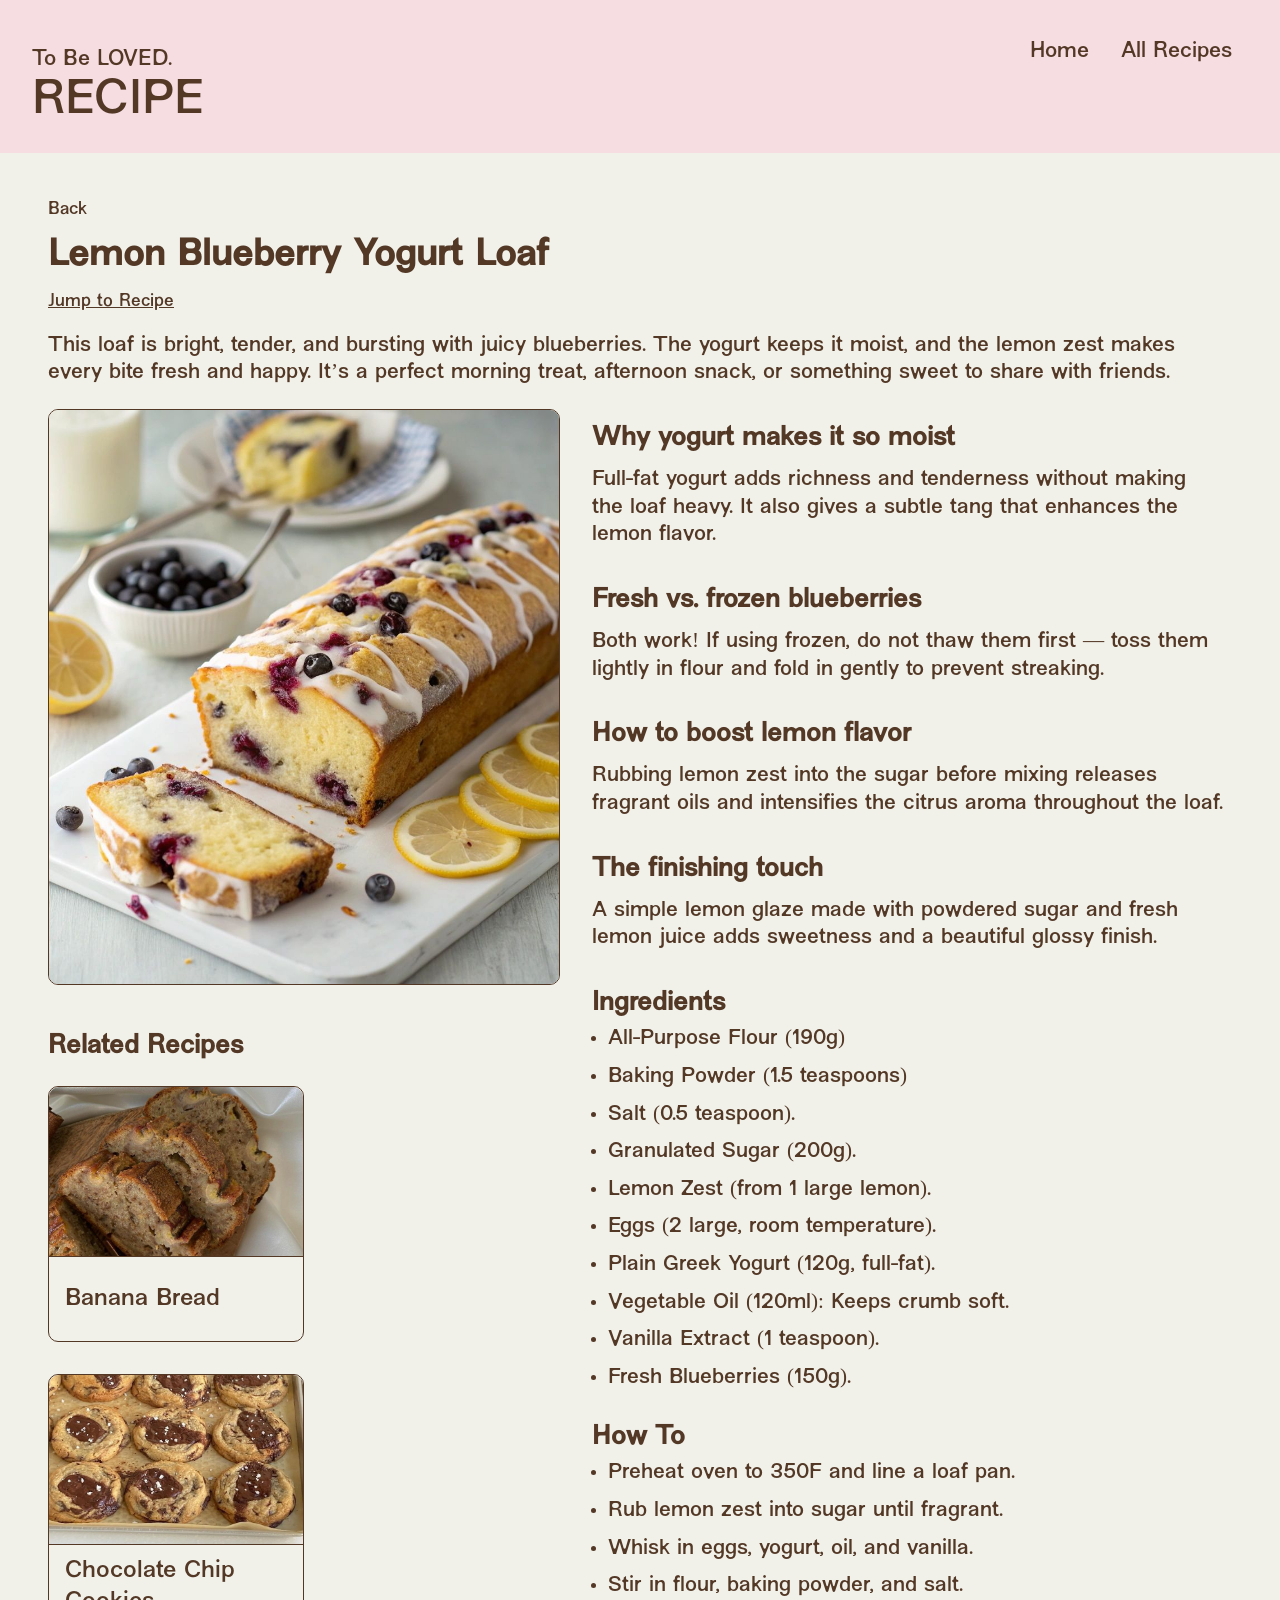
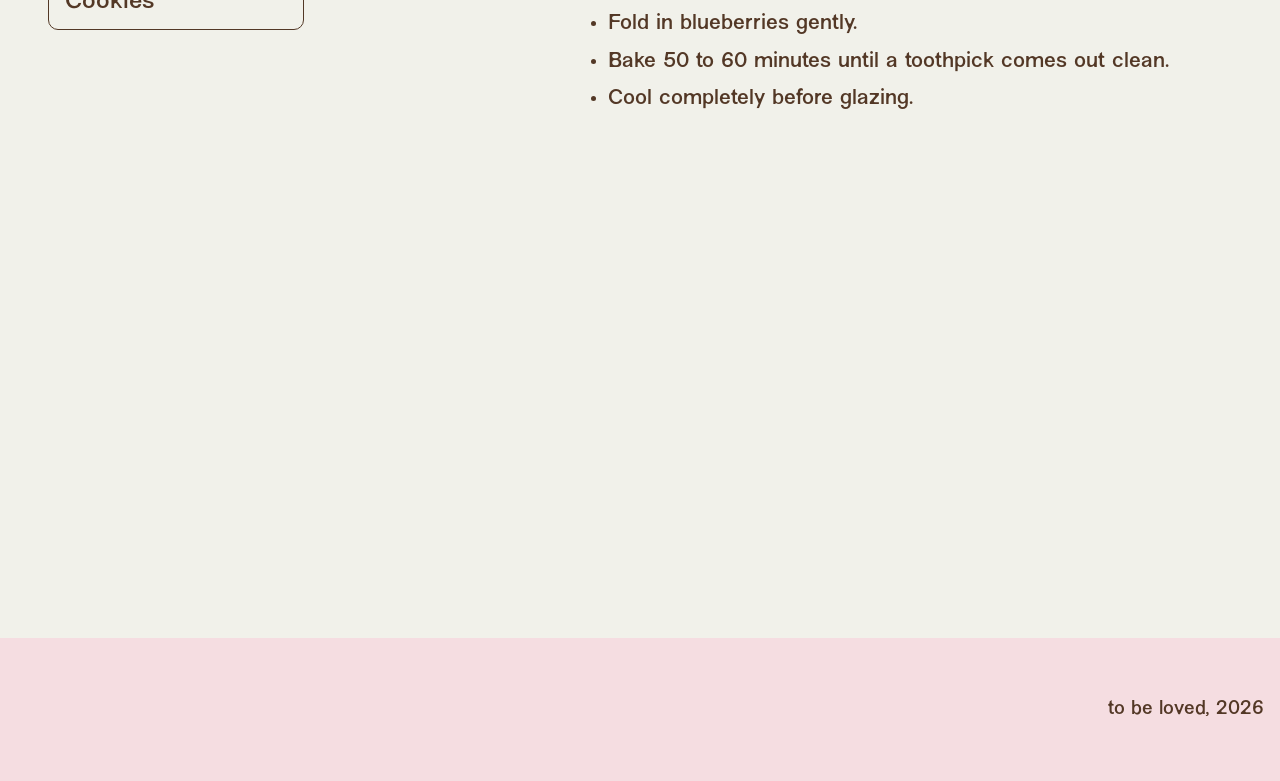
<file: lemon-blueberry-loaf.html>
<!DOCTYPE html>
<html lang="en">
    <head>
        <title>Lemon Blueberry Yogurt Loaf ♡</title>
        <meta name="viewport" content="width=device-width, initial-scale=1.0">
        <link rel="preconnect" href="https://fonts.googleapis.com">
        <link rel="preconnect" href="https://fonts.gstatic.com" crossorigin>
        <link href="https://fonts.googleapis.com/css2?family=Luxurious+Script&display=swap" rel="stylesheet">
        <link rel="stylesheet" href="style.css">
    </head>

    <body>
        <header>
            <div class="header">
                <nav>
                    <div class="logo">
                        <p class="sitename">To Be LOVED.</p>
                        <h1 class="title-text">RECIPE</h1>
                    </div>
            
                        <input id="btnmenu" type="checkbox" hidden>
                        <label for="btnmenu">
                            <svg class="hamburger" width="49" height="23" viewBox="0 0 49 23" fill="none" xmlns="http://www.w3.org/2000/svg">
                                <line y1="0.5" x2="49" y2="0.5" stroke="black"/>
                                <line y1="11.5" x2="49" y2="11.5" stroke="black"/>
                                <line y1="22.5" x2="49" y2="22.5" stroke="black"/>
                            </svg>
                                
                            <svg class="X" width="37" height="36" viewBox="0 0 37 36" fill="none" xmlns="http://www.w3.org/2000/svg">
                                <line x1="0.353539" y1="35.0018" x2="35.0018" y2="0.353562" stroke="black"/>
                                <line x1="1.06065" y1="0.3536" x2="35.7089" y2="35.0018" stroke="black"/>
                            </svg>
                        </label>

                    <ul>
                        <li><a href="index.html">Home</a></li>
                        <li><a href="all-recipes.html">All Recipes</a></li>
                    </ul>
                </nav>
            </div>
        </header>

        <main>
            <a class="back" href="all-recipes.html">
                Back
            </a>

            <h2 class="heading-text">Lemon Blueberry Yogurt Loaf</h2>
            <a class="to-recipe" href="#ingredients">
                Jump to Recipe
            </a>
            <p class="all-recipes-desc">
                This loaf is bright, tender, and bursting with juicy blueberries. The yogurt keeps it moist, and the lemon zest makes every bite fresh and happy. It’s a perfect morning treat, afternoon snack, or something sweet to share with friends.
            </p>

            <section id="info">
                <div class="recipe-holder">
                    <div id="right-col">
                        <div id="individual-recipe-img">
                            <img src="assests/lemon-blueberry.jpg" alt="an image of lemon-blueberry-loaf">
                        </div>

                        <section id="extra-recipes">
                            <h3 id="related-recipes">Related Recipes</h3>
                            <div id="recipe-stack">
                                <a href="banana-bread.html">
                                    <div class="recipe-cards">
                                        <div class="recipe-image">
                                            <img src="assests/banana-bread.jpg" alt="a picture of banana bread">
                                        </div>
                                        <div class="line"></div>
                                        <p class="recipe-name">Banana Bread</p>
                                    </div>
                                </a>
                                
                                <a href="chocolate-chip-cookies.html">
                                    <div class="recipe-cards">
                                        <div class="recipe-image">
                                            <img src="assests/brown-butter-choco.jpg" alt="a picture of brown butter chocolate-chip-cookies">
                                        </div>
                                        <div class="line"></div>
                                        <p class="recipe-name">Chocolate Chip Cookies</p>
                                    </div>
                                </a>
                            </div>
                        </section>
                    </div>
                    
                    <div id="p1">
                        <h3>Why yogurt makes it so moist</h3>
                        <p>Full-fat yogurt adds richness and tenderness without making the loaf heavy. It also gives a subtle tang that enhances the lemon flavor.</p>
                    </div>
                    
                    <div id="p2">
                        <h3>Fresh vs. frozen blueberries</h3>
                        <p>Both work! If using frozen, do not thaw them first — toss them lightly in flour and fold in gently to prevent streaking.</p>
                    </div>

                    <div id="p3">
                        <h3>How to boost lemon flavor</h3>
                        <p>Rubbing lemon zest into the sugar before mixing releases fragrant oils and intensifies the citrus aroma throughout the loaf.</p>
                    </div>

                    <div id="p4">
                        <h3>The finishing touch</h3>
                        <p>A simple lemon glaze made with powdered sugar and fresh lemon juice adds sweetness and a beautiful glossy finish.</p>
                    </div>
                    
                    <div id="ingredients">
                        <h3 class="ingredients-title">Ingredients</h3>

                        <ul>
                            <li>All-Purpose Flour (190g)</li>
                            <li>Baking Powder (1.5 teaspoons)</li>
                            <li>Salt (0.5 teaspoon).</li>
                            <li>Granulated Sugar (200g).</li>
                            <li>Lemon Zest (from 1 large lemon).</li>
                            <li>Eggs (2 large, room temperature).</li>
                            <li>Plain Greek Yogurt (120g, full-fat).</li>
                            <li>Vegetable Oil (120ml): Keeps crumb soft.</li>
                            <li>Vanilla Extract (1 teaspoon).</li>
                            <li>Fresh Blueberries (150g).</li>
                        </ul>
                    </div>
                    
                    <div id="howto">
                        <h3 class="ingredients-title">How To</h3>
                        
                        <ul>
                            <li>Preheat oven to 350F and line a loaf pan.</li>
                            <li>Rub lemon zest into sugar until fragrant.</li>
                            <li>Whisk in eggs, yogurt, oil, and vanilla.</li>
                            <li>Stir in flour, baking powder, and salt.</li>
                            <li>Fold in blueberries gently.</li>
                            <li>Bake 50 to 60 minutes until a toothpick comes out clean.</li>
                            <li>Cool completely before glazing.</li>
                        </ul>
                    </div>
                </div>
            </section>
        </main>
        <footer>
            <div class="footer">
                <p>to be loved, 2026</p>
            </div>
        </footer>
    </body>
</html>
</file>
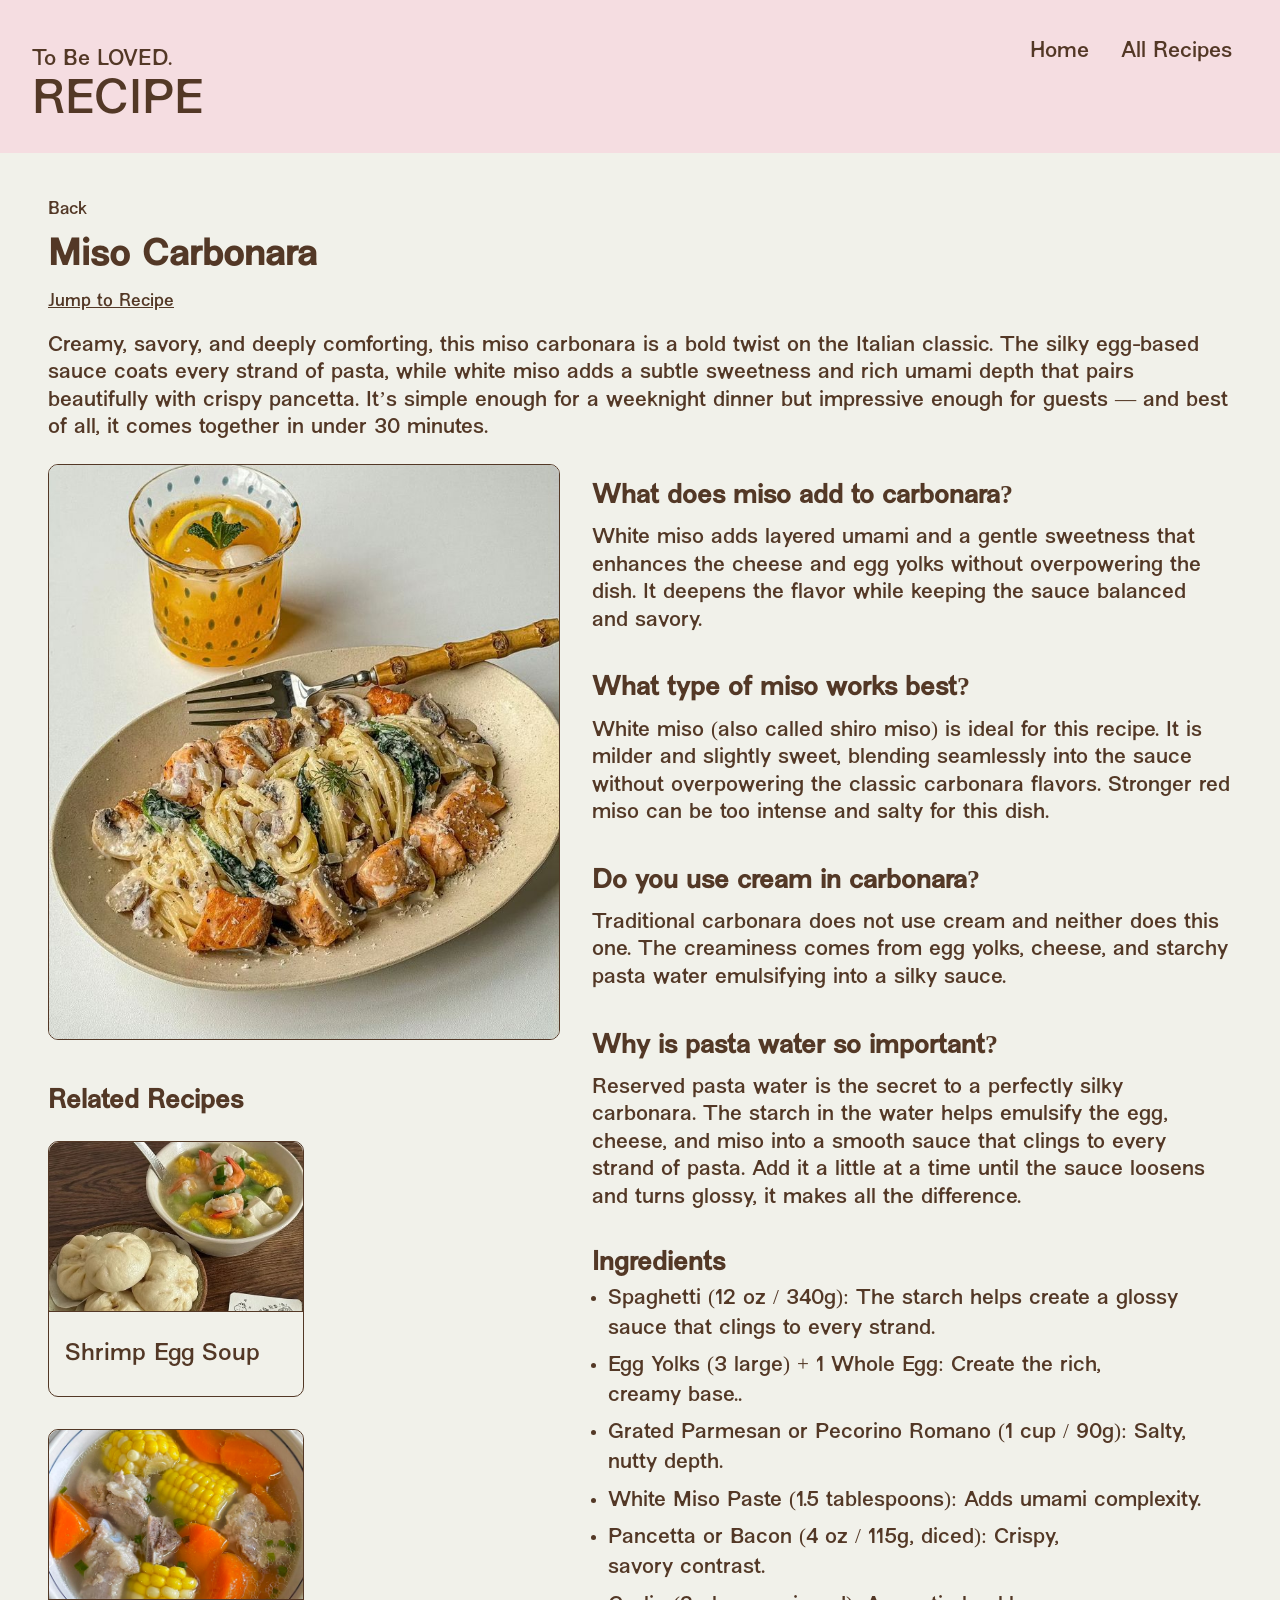
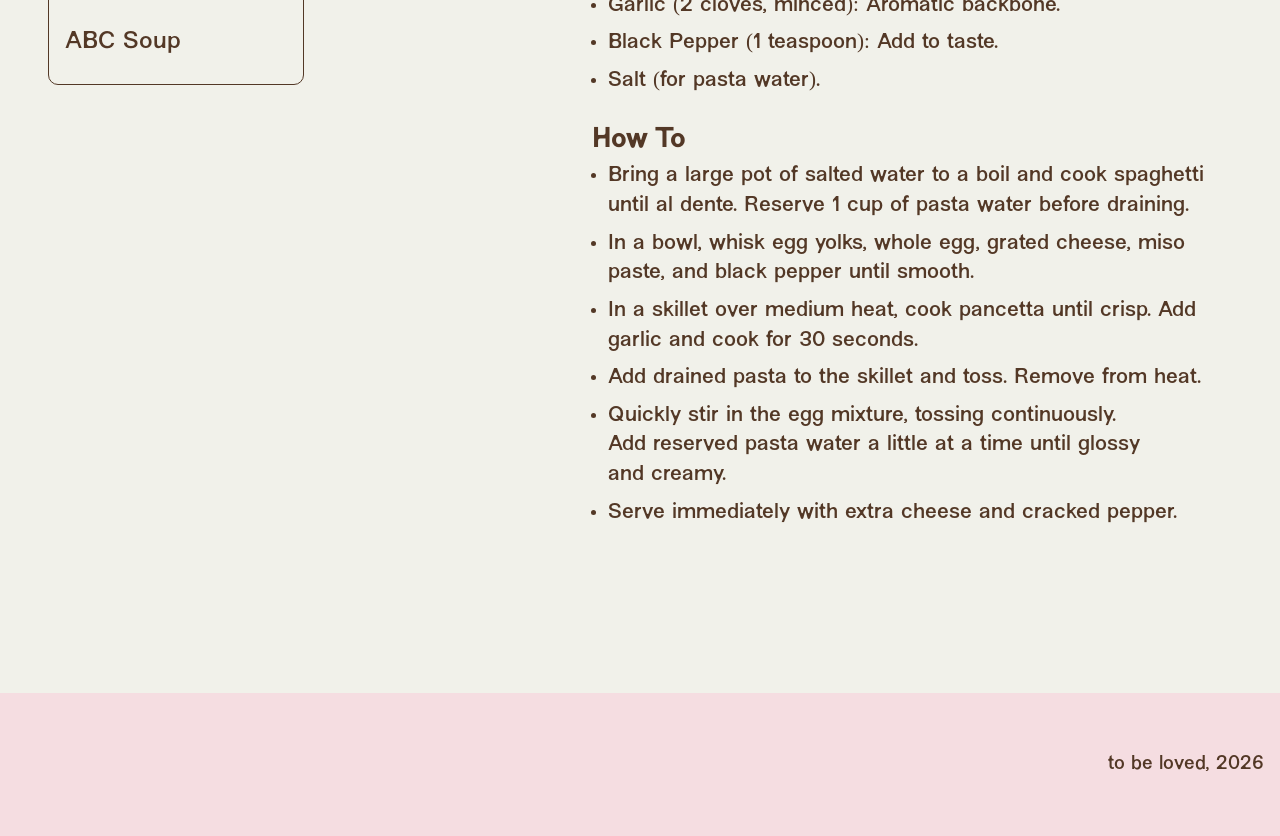
<file: miso-carbonara.html>
<!DOCTYPE html>
<html lang="en">
    <head>
        <title>miso carbonara ♡</title>
        <meta name="viewport" content="width=device-width, initial-scale=1.0">
        <link rel="preconnect" href="https://fonts.googleapis.com">
        <link rel="preconnect" href="https://fonts.gstatic.com" crossorigin>
        <link href="https://fonts.googleapis.com/css2?family=Luxurious+Script&display=swap" rel="stylesheet">
        <link rel="stylesheet" href="style.css">
    </head>

    <body>
        <header>
            <div class="header">
                <nav>
                    <div class="logo">
                        <p class="sitename">To Be LOVED.</p>
                        <h1 class="title-text">RECIPE</h1>
                    </div>
            
                        <input id="btnmenu" type="checkbox" hidden>
                        <label for="btnmenu">
                            <svg class="hamburger" width="49" height="23" viewBox="0 0 49 23" fill="none" xmlns="http://www.w3.org/2000/svg">
                                <line y1="0.5" x2="49" y2="0.5" stroke="black"/>
                                <line y1="11.5" x2="49" y2="11.5" stroke="black"/>
                                <line y1="22.5" x2="49" y2="22.5" stroke="black"/>
                            </svg>
                                
                            <svg class="X" width="37" height="36" viewBox="0 0 37 36" fill="none" xmlns="http://www.w3.org/2000/svg">
                                <line x1="0.353539" y1="35.0018" x2="35.0018" y2="0.353562" stroke="black"/>
                                <line x1="1.06065" y1="0.3536" x2="35.7089" y2="35.0018" stroke="black"/>
                            </svg>
                        </label>

                    <ul>
                        <li><a href="index.html">Home</a></li>
                        <li><a href="all-recipes.html">All Recipes</a></li>
                    </ul>
                </nav>
            </div>
        </header>

        <main>
            <a class="back" href="all-recipes.html">
                Back
            </a>

            <h2 class="heading-text">Miso Carbonara</h2>
            <a class="to-recipe" href="#ingredients">
                Jump to Recipe
            </a>
            <p class="all-recipes-desc">
                Creamy, savory, and deeply comforting, this miso carbonara is a bold twist on the Italian classic. The silky egg-based sauce coats every strand of pasta, while white miso adds a subtle sweetness and rich umami depth that pairs beautifully with crispy pancetta. It’s simple enough for a weeknight dinner but impressive enough for guests — and best of all, it comes together in under 30 minutes.
            </p>

            <section id="info">
                <div class="recipe-holder">
                    <div id="right-col">
                        <div id="individual-recipe-img">
                            <img src="assests/miso-carbonara.jpg" alt="an image of miso carbonara">
                        </div>

                        <section id="extra-recipes">
                            <h3 id="related-recipes">Related Recipes</h3>
                            <div id="recipe-stack">
                                <a href="shrimp-egg-soup.html">
                                    <div class="recipe-cards">
                                        <div class="recipe-image">
                                            <img src="assests/shrimp-egg-soup.jpg" alt="a picture of shrimp egg soup">
                                        </div>
                                        <div class="line"></div>
                                        <p class="recipe-name">Shrimp Egg Soup</p>
                                    </div>
                                </a>

                                <a href="abc-soup.html">
                                    <div class="recipe-cards">
                                        <div class="recipe-image">
                                            <img src="assests/abc-soup.jpg" alt="a picture of ABC soup">
                                        </div>
                                        <div class="line"></div>
                                        <p class="recipe-name">ABC Soup</p>
                                    </div>
                                </a>
                            </div>
                        </section>
                    </div>
                    
                    <div id="p1">
                        <h3>What does miso add to carbonara?</h3>
                        <p>White miso adds layered umami and a gentle sweetness that enhances the cheese and egg yolks without overpowering the dish. It deepens the flavor while keeping the sauce balanced and savory.</p>
                    </div>
                    
                    <div id="p2">
                        <h3>What type of miso works best?</h3>
                        <p>White miso (also called shiro miso) is ideal for this recipe. It is milder and slightly sweet, blending seamlessly into the sauce without overpowering the classic carbonara flavors. Stronger red miso can be too intense and salty for this dish.</p>
                    </div>

                    <div id="p3">
                        <h3>Do you use cream in carbonara?</h3>
                        <p>Traditional carbonara does not use cream and neither does this one. The creaminess comes from egg yolks, cheese, and starchy pasta water emulsifying into a silky sauce.</p>
                    </div>

                    <div id="p4">
                        <h3>Why is pasta water so important?</h3>
                        <p>Reserved pasta water is the secret to a perfectly silky carbonara. The starch in the water helps emulsify the egg, cheese, and miso into a smooth sauce that clings to every strand of pasta. Add it a little at a time until the sauce loosens and turns glossy, it makes all the difference.</p>
                    </div>
                    
                    <div id="ingredients">
                        <h3 class="ingredients-title">Ingredients</h3>

                        <ul>
                            <li>Spaghetti (12 oz / 340g): The starch helps create a glossy sauce that clings to every strand.</li>
                            <li>Egg Yolks (3 large) + 1 Whole Egg: Create the rich, creamy base..</li>
                            <li>Grated Parmesan or Pecorino Romano (1 cup / 90g): Salty, nutty depth.</li>
                            <li>White Miso Paste (1.5 tablespoons): Adds umami complexity.</li>
                            <li>Pancetta or Bacon (4 oz / 115g, diced): Crispy, savory contrast.</li>
                            <li>Garlic (2 cloves, minced): Aromatic backbone.</li>
                            <li>Black Pepper (1 teaspoon): Add to taste.</li>
                            <li>Salt (for pasta water).</li>
                        </ul>
                    </div>
                    
                    <div id="howto">
                        <h3 class="ingredients-title">How To</h3>
                        
                        <ul>
                            <li>Bring a large pot of salted water to a boil and cook spaghetti until al dente. Reserve 1 cup of pasta water before draining.</li>
                            <li>In a bowl, whisk egg yolks, whole egg, grated cheese, miso paste, and black pepper until smooth.</li>
                            <li>In a skillet over medium heat, cook pancetta until crisp. Add garlic and cook for 30 seconds.</li>
                            <li>Add drained pasta to the skillet and toss. Remove from heat.</li>
                            <li>Quickly stir in the egg mixture, tossing continuously. Add reserved pasta water a little at a time until glossy and creamy.</li>
                            <li>Serve immediately with extra cheese and cracked pepper.</li>
                        </ul>
                    </div>
                </div>
            </section>
        </main>
        <footer>
            <div class="footer">
                <p>to be loved, 2026</p>
            </div>
        </footer>
    </body>
</html>
</file>
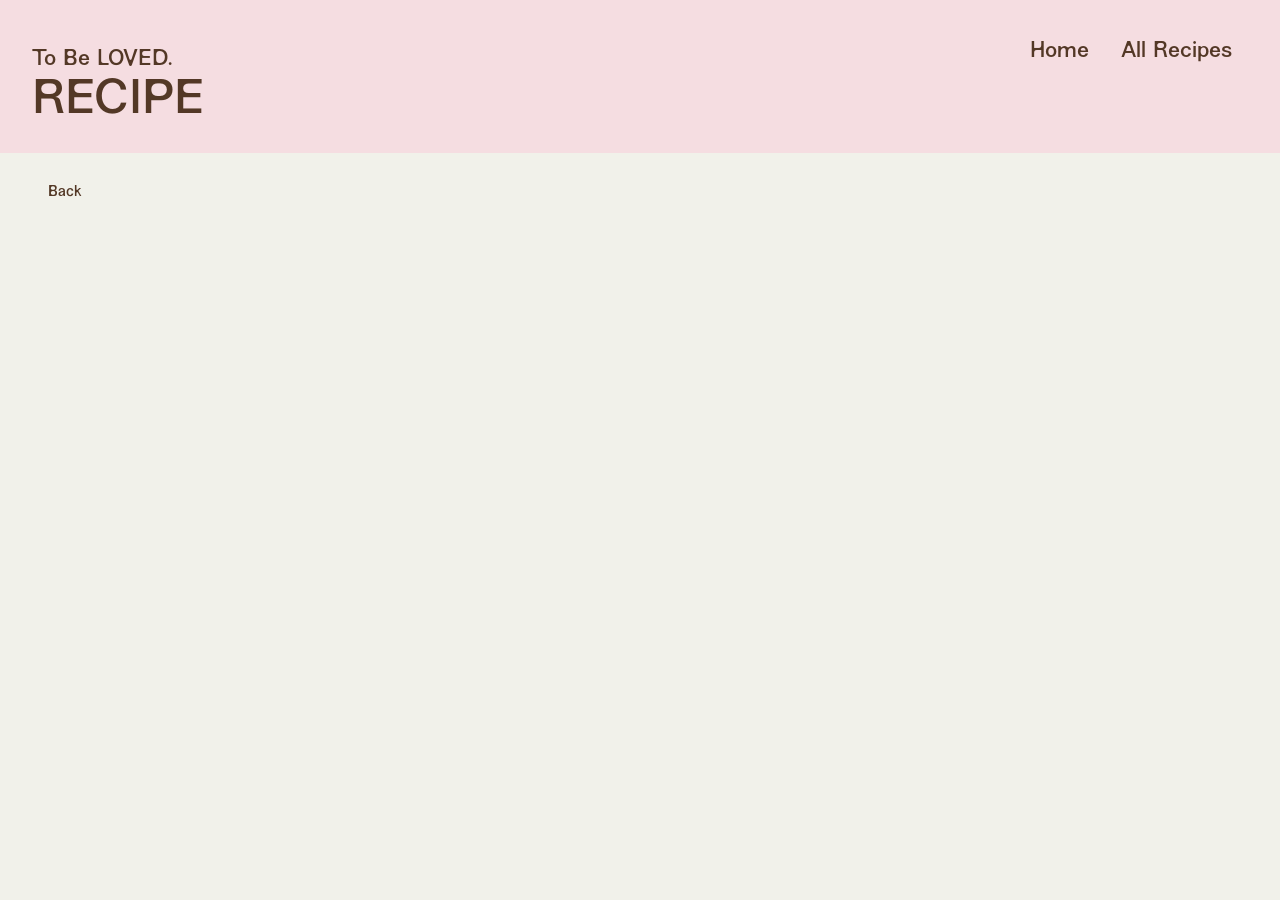
<file: recipe1.html>
<!DOCTYPE html>
<html>
    <head>
        <title>recipe name ♡</title>
        <meta name="viewport" content="width=device-width, initial-scale=1.0">
        <link rel="preconnect" href="https://fonts.googleapis.com">
        <link rel="preconnect" href="https://fonts.gstatic.com" crossorigin>
        <link href="https://fonts.googleapis.com/css2?family=Luxurious+Script&display=swap" rel="stylesheet">
        <link rel="stylesheet" href="style.css">
    </head>

    <body>
        <header>
            <div class="header">
                <nav>
                    <div class="logo">
                        <p class="sitename">To Be LOVED.</p>
                        <h1 class="title-text">RECIPE</h1>
                    </div>
            
                        <input id="btnmenu" type="checkbox" hidden>
                        <label for="btnmenu">
                            <svg class="hamburger" width="49" height="23" viewBox="0 0 49 23" fill="none" xmlns="http://www.w3.org/2000/svg">
                                <line y1="0.5" x2="49" y2="0.5" stroke="black"/>
                                <line y1="11.5" x2="49" y2="11.5" stroke="black"/>
                                <line y1="22.5" x2="49" y2="22.5" stroke="black"/>
                            </svg>
                                
                            <svg class="X" width="37" height="36" viewBox="0 0 37 36" fill="none" xmlns="http://www.w3.org/2000/svg">
                                <line x1="0.353539" y1="35.0018" x2="35.0018" y2="0.353562" stroke="black"/>
                                <line x1="1.06065" y1="0.3536" x2="35.7089" y2="35.0018" stroke="black"/>
                            </svg>
                        </label>

                    <ul>
                        <li><a href="index.html">Home</a></li>
                        <li><a href="all-recipes.html">All Recipes</a></li>
                    </ul>
                </nav>
            </div>
        </header>

        <main>
            <a href="all-recipes.html">Back</a>
        </main>
    </body>
</html>
</file>
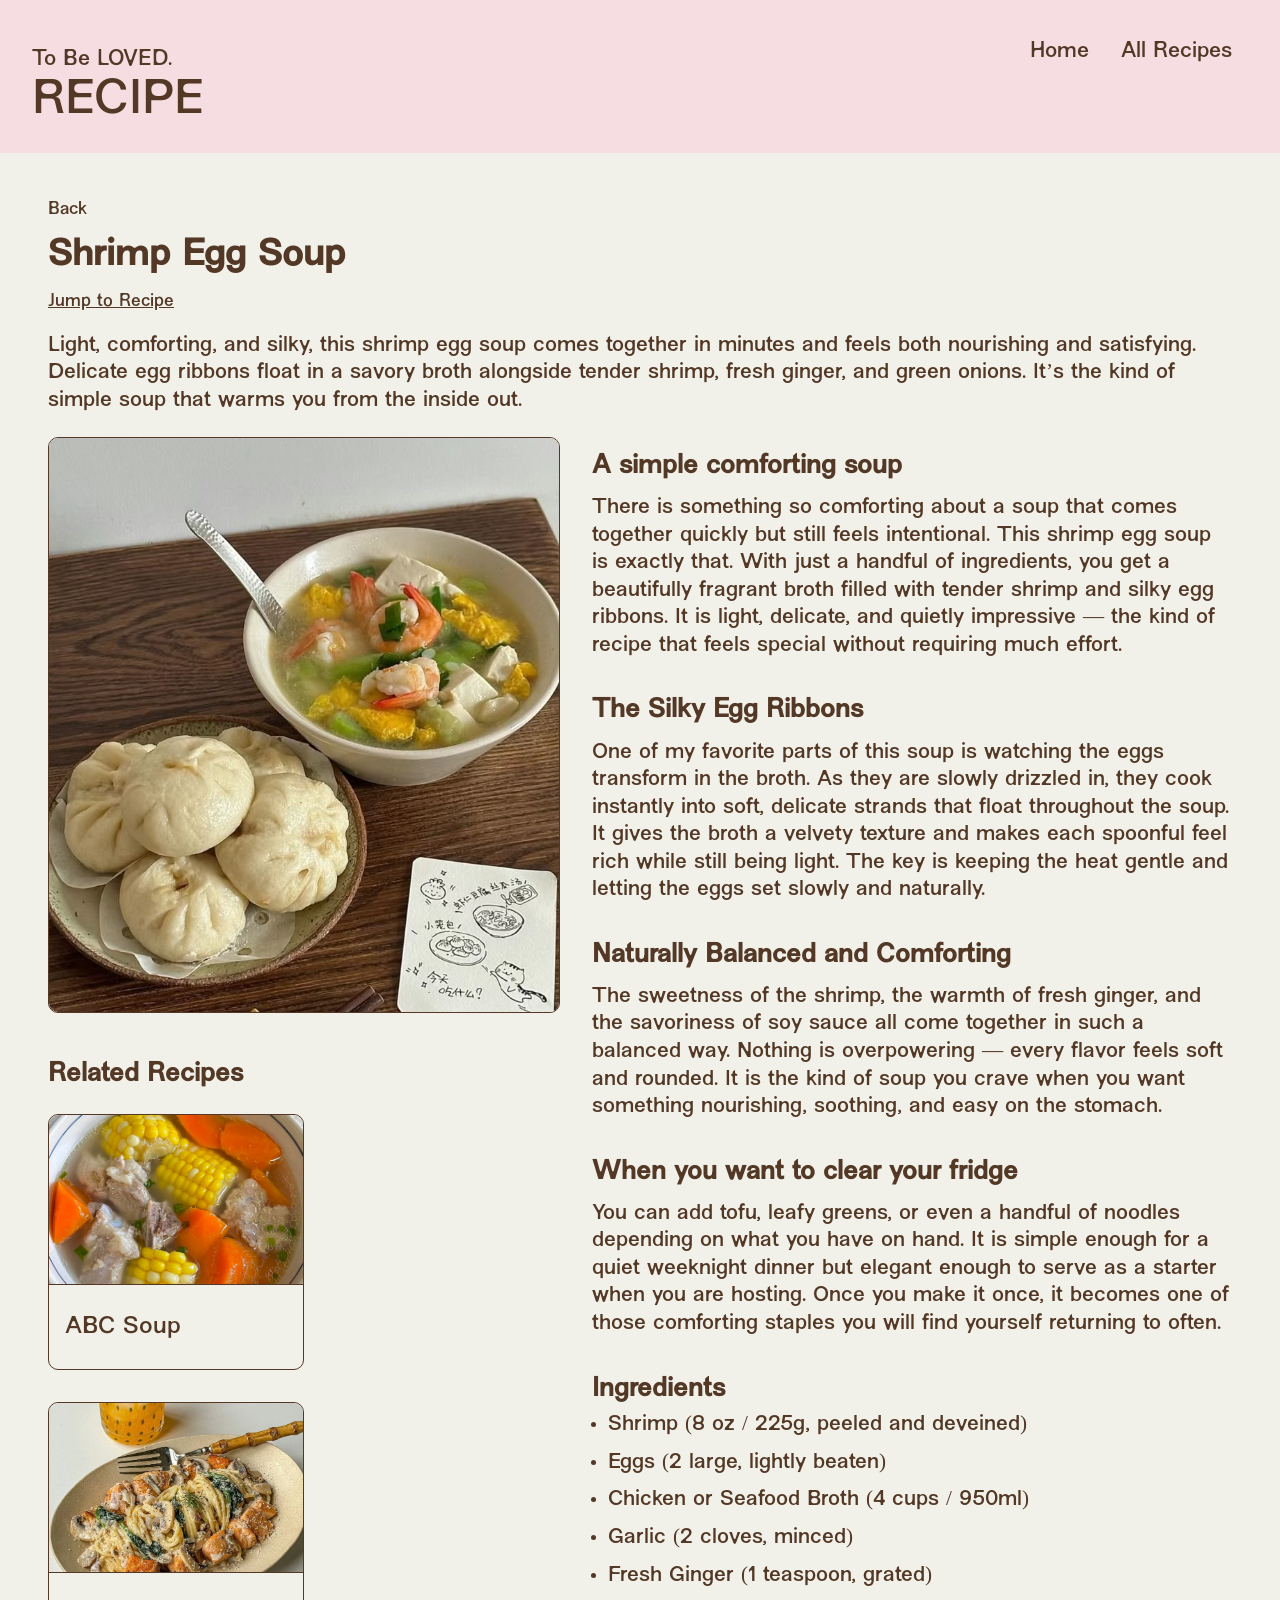
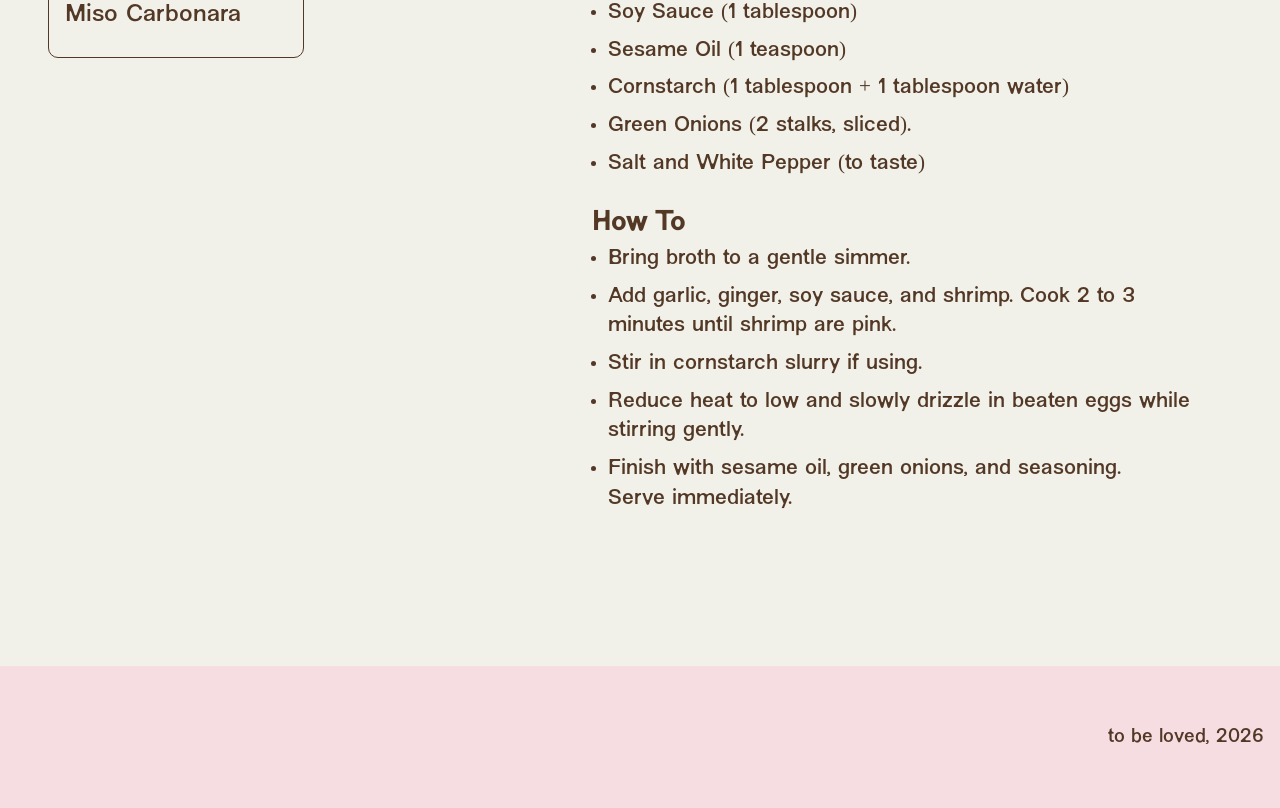
<file: shrimp-egg-soup.html>
<!DOCTYPE html>
<html lang="en">
    <head>
        <title>shrimp egg soup ♡</title>
        <meta name="viewport" content="width=device-width, initial-scale=1.0">
        <link rel="preconnect" href="https://fonts.googleapis.com">
        <link rel="preconnect" href="https://fonts.gstatic.com" crossorigin>
        <link href="https://fonts.googleapis.com/css2?family=Luxurious+Script&display=swap" rel="stylesheet">
        <link rel="stylesheet" href="style.css">
    </head>

    <body>
        <header>
            <div class="header">
                <nav>
                    <div class="logo">
                        <p class="sitename">To Be LOVED.</p>
                        <h1 class="title-text">RECIPE</h1>
                    </div>
            
                        <input id="btnmenu" type="checkbox" hidden>
                        <label for="btnmenu">
                            <svg class="hamburger" width="49" height="23" viewBox="0 0 49 23" fill="none" xmlns="http://www.w3.org/2000/svg">
                                <line y1="0.5" x2="49" y2="0.5" stroke="black"/>
                                <line y1="11.5" x2="49" y2="11.5" stroke="black"/>
                                <line y1="22.5" x2="49" y2="22.5" stroke="black"/>
                            </svg>
                                
                            <svg class="X" width="37" height="36" viewBox="0 0 37 36" fill="none" xmlns="http://www.w3.org/2000/svg">
                                <line x1="0.353539" y1="35.0018" x2="35.0018" y2="0.353562" stroke="black"/>
                                <line x1="1.06065" y1="0.3536" x2="35.7089" y2="35.0018" stroke="black"/>
                            </svg>
                        </label>

                    <ul>
                        <li><a href="index.html">Home</a></li>
                        <li><a href="all-recipes.html">All Recipes</a></li>
                    </ul>
                </nav>
            </div>
        </header>

        <main>
            <a class="back" href="all-recipes.html">
               Back
            </a>

            <h2 class="heading-text">Shrimp Egg Soup</h2>
            <a class="to-recipe" href="#ingredients">
               Jump to Recipe
            </a>
            <p class="all-recipes-desc">
                Light, comforting, and silky, this shrimp egg soup comes together in minutes and feels both nourishing and satisfying. Delicate egg ribbons float in a savory broth alongside tender shrimp, fresh ginger, and green onions. It’s the kind of simple soup that warms you from the inside out.
            </p>

            <section id="info">
                <div class="recipe-holder">
                    <div id="right-col">
                        <div id="individual-recipe-img">
                            <img src="assests/shrimp-egg-soup.jpg" alt="an image of shrimp-egg-soup">
                        </div>

                        <section id="extra-recipes">
                            <h3 id="related-recipes">Related Recipes</h3>
                            <div id="recipe-stack">
                                <a href="abc-soup.html">
                                    <div class="recipe-cards">
                                        <div class="recipe-image">
                                            <img src="assests/abc-soup.jpg" alt="a picture of ABC soup">
                                        </div>
                                        <div class="line"></div>
                                        <p class="recipe-name">ABC Soup</p>
                                    </div>
                                </a>
                
                                <a href="miso-carbonara.html">
                                    <div class="recipe-cards">
                                        <div class="recipe-image">
                                            <img src="assests/miso-carbonara.jpg" alt="a picture of miso Carbonara">
                                        </div>
                                        
                                        <div class="line"></div>
                                        <p class="recipe-name">Miso Carbonara</p>
                                    </div>
                                </a>
                            </div>
                        </section>
                    </div>
                    
                    <div id="p1">
                        <h3>A simple comforting soup</h3>
                        <p>There is something so comforting about a soup that comes together quickly but still feels intentional. This shrimp egg soup is exactly that. With just a handful of ingredients, you get a beautifully fragrant broth filled with tender shrimp and silky egg ribbons. It is light, delicate, and quietly impressive — the kind of recipe that feels special without requiring much effort.</p>
                    </div>
                    
                    <div id="p2">
                        <h3>The Silky Egg Ribbons</h3>
                        <p>One of my favorite parts of this soup is watching the eggs transform in the broth. As they are slowly drizzled in, they cook instantly into soft, delicate strands that float throughout the soup. It gives the broth a velvety texture and makes each spoonful feel rich while still being light. The key is keeping the heat gentle and letting the eggs set slowly and naturally.</p>
                    </div>

                    <div id="p3">
                        <h3>Naturally Balanced and Comforting</h3>
                        <p>The sweetness of the shrimp, the warmth of fresh ginger, and the savoriness of soy sauce all come together in such a balanced way. Nothing is overpowering — every flavor feels soft and rounded. It is the kind of soup you crave when you want something nourishing, soothing, and easy on the stomach.</p>
                    </div>

                    <div id="p4">
                        <h3>When you want to clear your fridge</h3>
                        <p>You can add tofu, leafy greens, or even a handful of noodles depending on what you have on hand. It is simple enough for a quiet weeknight dinner but elegant enough to serve as a starter when you are hosting. Once you make it once, it becomes one of those comforting staples you will find yourself returning to often.</p>
                    </div>
                    
                    <div id="ingredients">
                        <h3 class="ingredients-title">Ingredients</h3>

                        <ul>
                            <li>Shrimp (8 oz / 225g, peeled and deveined)</li>
                            <li>Eggs (2 large, lightly beaten)</li>
                            <li>Chicken or Seafood Broth (4 cups / 950ml)</li>
                            <li>Garlic (2 cloves, minced)</li>
                            <li>Fresh Ginger (1 teaspoon, grated)</li>
                            <li>Soy Sauce (1 tablespoon)</li>
                            <li>Sesame Oil (1 teaspoon)</li>
                            <li>Cornstarch (1 tablespoon + 1 tablespoon water)</li>
                            <li>Green Onions (2 stalks, sliced).</li>
                            <li>Salt and White Pepper (to taste)</li>
                        </ul>
                    </div>
                    
                    <div id="howto">
                        <h3 class="ingredients-title">How To</h3>
                        
                        <ul>
                            <li>Bring broth to a gentle simmer.</li>
                            <li>Add garlic, ginger, soy sauce, and shrimp. Cook 2 to 3 minutes until shrimp are pink.</li>
                            <li>Stir in cornstarch slurry if using.</li>
                            <li>Reduce heat to low and slowly drizzle in beaten eggs while stirring gently.</li>
                            <li>Finish with sesame oil, green onions, and seasoning. Serve immediately.</li>
                        </ul>
                    </div>
                </div>
            </section>
        </main>
        <footer>
            <div class="footer">
                <p>to be loved, 2026</p>
            </div>
        </footer>
    </body>
</html>
</file>
<file: style.css>
@font-face {
    font-family: newEdge666;
    src: url(assests/NewEdge666Test-RegularRounded.otf);
}

:root {
    --light-bg-color: #F1F1EA;
    --dark-bg-color: #3E3C3C;
    --light-section-color: #F5DDE1;
    --light-primary-font-color: #533826;
    --primary-font: newEdge666;
    --dark-primary-font-color: #E4E2DD;
    --secondary-font: Luxurious Script;
    --primary-font-size: 0.9rem;
    --heading-font-size: 1.5rem;
    --second-title-font-size: 3rem;
    --title-font-size: 2rem;
    --light-button-color: #D7A3AA;
    --light-contrast-font-color: #F5F5F5;
    --light-search-bg: #F2ECE8;
    --light-search-text-color: #99877B;
    --card-hover-expand: transform 0.3s ease-in-out;
    --button-hover: background-color 0.2s ease-in;
    --font-color-change-hover: color 0.2s ease-in;
    --font-size-transition: font-size 0.2s ease-out; 
    --card-size-transition: 0.3s ease-out;
    /* for reduced motion query, set time to 0.1s */
}

* {
    box-sizing: border-box;
}

body {
    background-color: var(--light-bg-color);
    font-family: var(--primary-font);
    color: var(--light-primary-font-color);
    font-size: var(--primary-font-size);
    margin: 0;
    text-wrap: pretty;
    transition: var(--font-size-transition);
}

@media (prefers-color-scheme: dark) {
    body {
        background-color: var(--dark-bg-color);
        color: var(--dark-primary-font-color);
    }
}

.heading-text {
    font-size: var(--heading-font-size);
    margin: 0;
}

.special-title {
    font-family: var(--secondary-font);
    font-size: 100%;
}

h3 {
    text-wrap: pretty;
}

header {
    background-color: var(--light-section-color);

    .header {
        --inline-padding: 1rem;
        container-type: inline-size;

        nav {
            padding: 1.5rem var(--inline-padding);

            display: grid;
            grid-template-columns: repeat(2, 1fr);
    
            @container (width > 760px) {
                --inline-padding: 2rem;
            }
    
            .logo {
                height: auto;
                width: auto;

                .sitename {
                    font-size: var(--primary-font-size);
                    margin-bottom: 0;
                    transition: var(--font-size-transition);
                }

                .title-text {
                    margin: 0;
                    font-weight: normal;
                    font-size: var(--title-font-size);
                    transition: var(--font-size-transition);
                }

                .special-title {
                    font-size: 120%;
                }
                @container (width > 1023px) {
                    .sitename {
                        font-size: 150%;
                    }
                    .title-text {
                        font-size: 3rem;
                    }
                }
            }
    
            label {
                --dims: 10vw;

                height: var(--dims);
                width: var(--dims);
                justify-self: end;
                align-self: center;

                border: 1px solid;
                display: flex;
                justify-content: center;
                align-items: center;

                background-color: transparent;
                border: 0;

                cursor: pointer;

                svg:last-child {
                    display: none;
                }
            }
    
            ul {
                list-style: none;
                margin: 0;
                padding: 0;

                grid-column: span 2;

                position: fixed;

                height: 100dvh;
                width: 100%;

                background-color: var(--light-bg-color);

                top: 26vw; 
                left: 100%;

                transition: left 0.2s ease-in-out;
            

                li {
                    padding: 0;

                    a {
                        display: block;
                        border-bottom: 1px solid grey;
                        font-size: 150%;
                        padding: 1rem;
                        text-align: right;
                        text-decoration: none;
                        color: var(--light-primary-font-color);

                        transition: background-color 0.3s;
                    }
                }
            }
    
            input[type="checkbox"]:checked {
                & ~ ul { 
                    left: 0; 
                    transition: ease 0.2s; 
                }

                & ~ label {
                    svg:first-child {
                        display: none;
                    }
                    
                    svg:last-child {
                        display: block;
                    }
                }
            }
    
            @container (width > 1023px) {
                & > input, & > label {
                    display: none;
                }
    
                ul {
                    position: static;
                    display: flex;
                    grid-column: 2;
                    height: auto;
                    justify-content: flex-end;

                    background-color: transparent;
    
                    li {
                        a {
                            font-size: 150%;
                            border: 0;
                            text-decoration: underline transparent;
                            transition: var(--font-size-transition),
                                        text-decoration 0.3s ease-in;
                        }
                        a:hover {
                            text-decoration: underline;
                        }
                    }
                }
            }
        }
    }
}

.header-image {
    margin: 5vw 0 10vw;
    overflow: hidden;

    img {
        width: 100%;
        height: 100%;
        object-fit: cover; 
        object-position: center;
    }
}

main {
    /* home page */
    padding: 2rem 1rem;

    .recipe-wrapper {
        display: grid;
        grid-template-columns: repeat(4, 52vw);
        column-gap: 5vw;

        overflow-x: scroll;
        scrollbar-width: none;

        margin: 1vw 0 6vw;
        padding: 4vw 0;

        a {
            text-decoration: none;
            color: var(--light-primary-font-color);
            cursor: pointer;
            transition: var(--card-hover-expand);
        }

        .recipe-card {
            height: 50.89vw;
            border: 1px solid var(--light-primary-font-color);
            border-radius: 10px;

            display: grid;
            grid-template-rows: 2fr 1fr;

            .recipe-image {
                width: 100%;
                height: 100%;
                overflow: hidden;

                img {
                    width: 100%;
                    height: 100%;
                    object-fit: cover; 
                    object-position: center;

                    border-top-right-radius: 10px;
                    border-top-left-radius: 10px;
                }
            }

            .recipe-display-name {
                border-top: 1px solid var(--light-primary-font-color);
                grid-row-start: 2;
                letter-spacing: -7%;
        
                padding: 0 0 0 1rem;
                margin: 0;
                display: flex;
                align-items: center;
            }
        }
        a:hover{
            transform: scale(1.1);
        }
    }

    a {
        text-decoration: none;
        cursor: pointer;
        color: var(--light-primary-font-color)
    }

    /* all recipes page */
    .recipe-stack {
        display: grid;
        grid-template-rows: repeat(4, 1fr);
        row-gap: 15vw;
        a {
            transition: var(--card-hover-expand);
        }
        a:hover{
            transform: scale(1.05);
        }

        #errormsg {
            display: none;
        }

        .recipe-card-large {
            height: 65vw;
            border: 1px solid var(--light-primary-font-color);
            border-radius: 10px;
    
            display: grid;
            grid-template-rows: 2fr 1fr;

            .recipe-image {
                width: 100%;
                height: 100%;
                overflow: hidden;

                img {
                    width: 100%;
                    height: 100%;
                    object-fit: cover; 
                    object-position: center;

                    border-top-right-radius: 10px;
                    border-top-left-radius: 10px;
                }
            }
        }
    
        .recipe-display-name-large {
            border-top: 1px solid var(--light-primary-font-color);
            grid-row-start: 2;
    
            font-size: var(--heading-font-size);
            letter-spacing: -7%;
    
            padding: 0 0 0 1rem;
            margin: 0;
            display: flex;
            align-items: center;
        }
    }

    /* individual recipes */
    .back, .to-recipe {
        display: block;
        background-color: transparent;
        border: none;
        font-family: var(--primary-font);
        margin: 1rem 0;
        padding: 0;
        color: var(--light-primary-font-color);
        cursor: pointer;
        transition: var(--font-color-change-hover);
        font-size: 110%;
    }
    .back:hover, .to-recipe:hover {
        color: var(--light-button-color);
    }
    .to-recipe {
        margin: 1rem 0 0 0;
        text-decoration: underline;
    }

    #info {
        container-type: inline-size;
        .recipe-holder {
            #extra-recipes {
                display: none;
            }
            img {
                width: 100%;
                height: 50vw;
    
                object-fit: cover;
                object-position: center;
            }
    
            .ingredients {
                .ingredients-title {
                    font-size: 150%;
                }   
            }
            ul {
                li {
                    margin-bottom: 0.5rem;
                }
            }
        }
        @container (min-width: 550px) {
            ul {
                padding: 0 1rem;

                li {
                    line-height: 1.4;
                    font-size: 130%;
                }
            }
        }
        @container (min-width: 600px) {
            ul {
                padding: 0 1rem;

                li {
                    line-height: 1.4;
                    font-size: 140%;
                }
            }
        }
        @container (min-width: 850px) {
            .recipe-holder {
                display: grid;
                grid-template-columns: 0.5fr 1fr;
                grid-template-rows: repeat(5, auto) 1fr;
                gap: 0 2rem; 

                #right-col {
                    grid-row-start: 1;
                    grid-row-end: span 6;
                }
        
                #individual-recipe-img {
                    display: flex;
                    width: 40vw;
                    height: 45vw;
                    overflow: hidden;
        
                    border: 1px solid var(--light-primary-font-color);
                    border-radius: 10px;
                    grid-column: 1;
        
                    img {
                        width: 100%;
                        height: 100%;
                        object-fit: cover; 
                        object-position: center;
                    }
                }
                #extra-recipes {
                    display: block;
    
                    grid-column: 1;
                    grid-row-start: 2;
                    grid-row-end: span 3;
    
                    #related-recipes {
                        padding: 2rem 0;
                    }
    
                    #recipe-stack {
                        display: grid;
                        grid-template-rows: repeat(4, 1fr);
                        row-gap: 2rem;
                        a {
                            transition: var(--card-hover-expand);
                        }
                        a:hover{
                            transform: scale(1.1);
                        }
    
                        .recipe-cards {
                            height: 20vw;
                            width: 20vw;
                            border: 1px solid var(--light-primary-font-color);
                            border-radius: 10px;
                    
                            display: grid;
                            grid-template-rows: 2fr 1fr;
                
                            .recipe-image {
                                width: 100%;
                                height: 100%;
                                overflow: hidden;
                
                                img {
                                    width: 100%;
                                    height: 100%;
                                    object-fit: cover; 
                                    object-position: center;
                
                                    border-top-right-radius: 10px;
                                    border-top-left-radius: 10px;
                                }
                            }
                            .recipe-name {
                                border-top: 1px solid var(--light-primary-font-color);
                                grid-row-start: 2;
                        
                                font-size: var(--heading-font-size);
                                letter-spacing: -7%;
                        
                                padding: 0 0 0 1rem;
                                margin: 0;
                                display: flex;
                                align-items: center;
                            }
                        }
                    }
                }
        
                #p1, #p2, #p3, #p4, #ingredients, #howto {
                    grid-column: 2;
                }
        
                ul {
                    padding: 0 1rem;
        
                    li {
                        line-height: 1.4;
                        font-size: 147%;
                    }
                }
            }
        }
        @container (min-width: 1200px) {
            .recipe-holder {        
                #individual-recipe-img {
                    grid-row-start: 1;
                    grid-row-end: span 4;
                    width: 30vw;
                    height: 35vw;
                }
                #extra-recipes {
                    grid-row-start: 5;
                    grid-row-end: span 3;

                    .recipe-cards {
                        height: 15vw;
                        width: 20vw;
                    }
                }
            }
        }
    }
}

.button {
    height: 2.66em;
    width: 8.6em;
    border-radius: 10px;

    display: flex;
    align-items: center;
    justify-content: center;

    margin: auto;

    background-color: var(--light-button-color);
    color: var(--light-contrast-font-color);
    border: none;
    cursor: pointer;
}
.button:hover {
    background-color: var(--light-section-color);
    color: var(--light-primary-font-color);
}

.h-scroll {
    display: grid;
    grid-template-columns: repeat(5, 1fr);
    column-gap: 5vw;

    overflow-x: scroll;
    scrollbar-width: none;
    margin-top: 4vw;
}

.search-bar {

    form {
        display: flex;
        width: 100%;
    }

    input {
        color: var(--light-search-text-color);
        background-color: transparent;
        font-size: 90%;
        font-family: var(--primary-font);
        width: 100%;

        border: 1px solid var(--light-primary-font-color);
        border-radius: 99px;
        padding: 0 1rem;

        height: 10vw;
    }

    #submit {
        background-color: transparent;
        border: none;
        color: var(--secondary-textcolor);
        font-family: var(--primary-font);
        cursor: pointer;
        padding: 0 3rem 0 1rem;
        transition: var(--font-color-change-hover);
    }

    #submit:hover {
        color: var(--light-button-color);
    }
}

aside {
    padding: 2rem 1rem;

    #all-recipes-desc {
        text-align: center;
        text-wrap: pretty;
        margin: -2rem 0 2rem 0;
    }

    #home-search {
        display: grid;
        grid-template-rows: 1fr 1fr;
        align-items: center;

        margin: 0 0 15vw 0;

        .special-title {
            font-size: 1.5em;
            font-style: normal;
        }

        #desktop-desc {
            display: none;
        }
        .desktop-img-wrapper {
            display: none;
            #desktop-img {
                display: none;
            }
        }
    }

    #all-recipes-title {
        display: none;
    }
}

footer {
    background-color: var(--light-section-color);

    .footer {
        --inline-padding: 1rem;
        container-type: inline-size;
    
        padding: 2.5rem var(--inline-padding);

        display: flex;
        justify-content: end;
        font-size: 90%;

        @container (width > 760px) {
            --inline-padding: 2rem;
        }
    }
}

@media (width > 550px) {
    .button {
        min-width: 15em;
        height: 3.5em
    }

    .heading-text {
        font-size: 2.3rem;
    }

    p {
        font-size: 130%;
        line-height: 1.3;
    }

    header {
        .header nav ul {
            top: 20vw;
        }
    }

    section {
        .header-image {
            height: 150px;
        }
    }

    .h-scroll {
        margin: 0 0 3rem 0;
    }

    h3 {
        font-size: 180%;
        margin: 1rem 0 -0.5rem 0;
    }

    main {
        padding: 2rem 3rem;
        .recipe-wrapper {
            grid-template-columns: repeat(4, 31vw);
            
            .recipe-card {
                height: 35vw;
                grid-template-rows: 3.5fr 1fr;
                transition: var(--card-size-transition);

                .recipe-display-name {
                    font-size: 150%;
                    transition: var(--font-size-transition);
                }
            }
        }

        /* all recipes page */
        .recipe-stack {
            .recipe-card-large {
                transition: var(--card-size-transition);
                .recipe-display-name-large {
                    font-size: 150%;
                    padding: 0 0 0 1rem;
                    margin: 0;
                    
                    display: flex;
                    align-items: center;
                }
            }
        }
        /* individual recipes page */
        .back, .to-recipe {
            font-size: 100%;
        }
        ul {
            li {
                font-size: 130%;
                line-height: 1.3;
            }
        }
    }

    aside {
        padding: 2rem 3rem;

        #home-search {
            margin-bottom: 5rem;
            .search-bar {
                height: 7vw;
                p {
                    margin: 0.7rem 1.2rem 
                }
            }
        }
    }
}

@media (width > 600px) {
    .search-bar input {
        height: 5vw;
    }
    main {
        .recipe-stack {
            grid-template-columns: repeat(2, 1fr);
            grid-template-rows: repeat(2, 1fr);
            gap: 5rem 2rem;
            .recipe-card-large {
                height: 35vw;
            }
        }
    }
}

@media (width > 1023px) {
    section {
        .header-image {
            margin: 1rem 0 2.5rem 0;
            height: 300px;
        }
    }
    p {
        font-size: 147%;
    }

    .h-scroll {
        column-gap: 2rem;
    }

    .button {
        transition: var(--button-hover), var(--font-color-change-hover);
    }

    main {
        /* home screen */
        #home-heading {
            margin-top: -1rem;
        }
        .recipe-wrapper {
            grid-template-columns: repeat(4, 20vw);
            margin-bottom: 2rem;
            padding: 3rem 0;
            overflow: visible;
            
            .recipe-card {
                height: 24vw;

                .recipe-display-name {
                    display: flex;
                    align-items: center;
                    padding: 0 0 0 1rem;
                    margin: 0;
                }
            }
        }

        /* all recipes page */
        .recipe-stack {
            grid-template-columns: repeat(3, 1fr);
            gap: 2rem;
            a:hover{
                transform: scale(1.1);
            }

            .recipe-card-large {
                height: 25vw;
            }
        }
        /* individual recipe page */
        .back, .to-recipe {
            font-size: 120%;
        }
    }
    aside {
        padding: 0 3rem;
        /* home page */
        #home-search {
            grid-template-columns: repeat(2, 1fr);
            grid-template-rows: 6rem 10rem auto;
            column-gap: 3rem;
            align-items: start;

            margin: 10vw 0 15vw 0;

            .search-bar {
                height: 4vw;
                width: 45vw;
                grid-column: 1;
                grid-row: 3;
            }

            #desktop-desc {
                display: flex;
                grid-column: 1;
                grid-row: 2;
            }

            .desktop-img-wrapper {
                display: flex;
                width: 40vw;
                height: 35vw;
                overflow: hidden;

                grid-column: 2;
                grid-row-start: 1;
                grid-row-end: 3;
                margin-top: 2vw;
                align-self: center;
                

                border: 1px solid var(--light-primary-font-color);
                border-radius: 10px;

                img {
                    width: 100%;
                    height: 100%;
                    object-fit: cover; 
                    object-position: center;
                }
            }
        }
        /* all recipes page */
        #all-recipes-title {
            display: flex;
        }

        #all-recipes-desc {
            text-align: left;
            margin: 1rem 0 2rem 0;
        }

        .search-bar {
            height: 5rem;
            width: 80%;
            justify-self: center;
        }
    }
}

@media (width > 1200px) {
    main {
        .recipe-stack {
            grid-template-columns: repeat(4, 1fr);
        }    
    }
}
</file>
